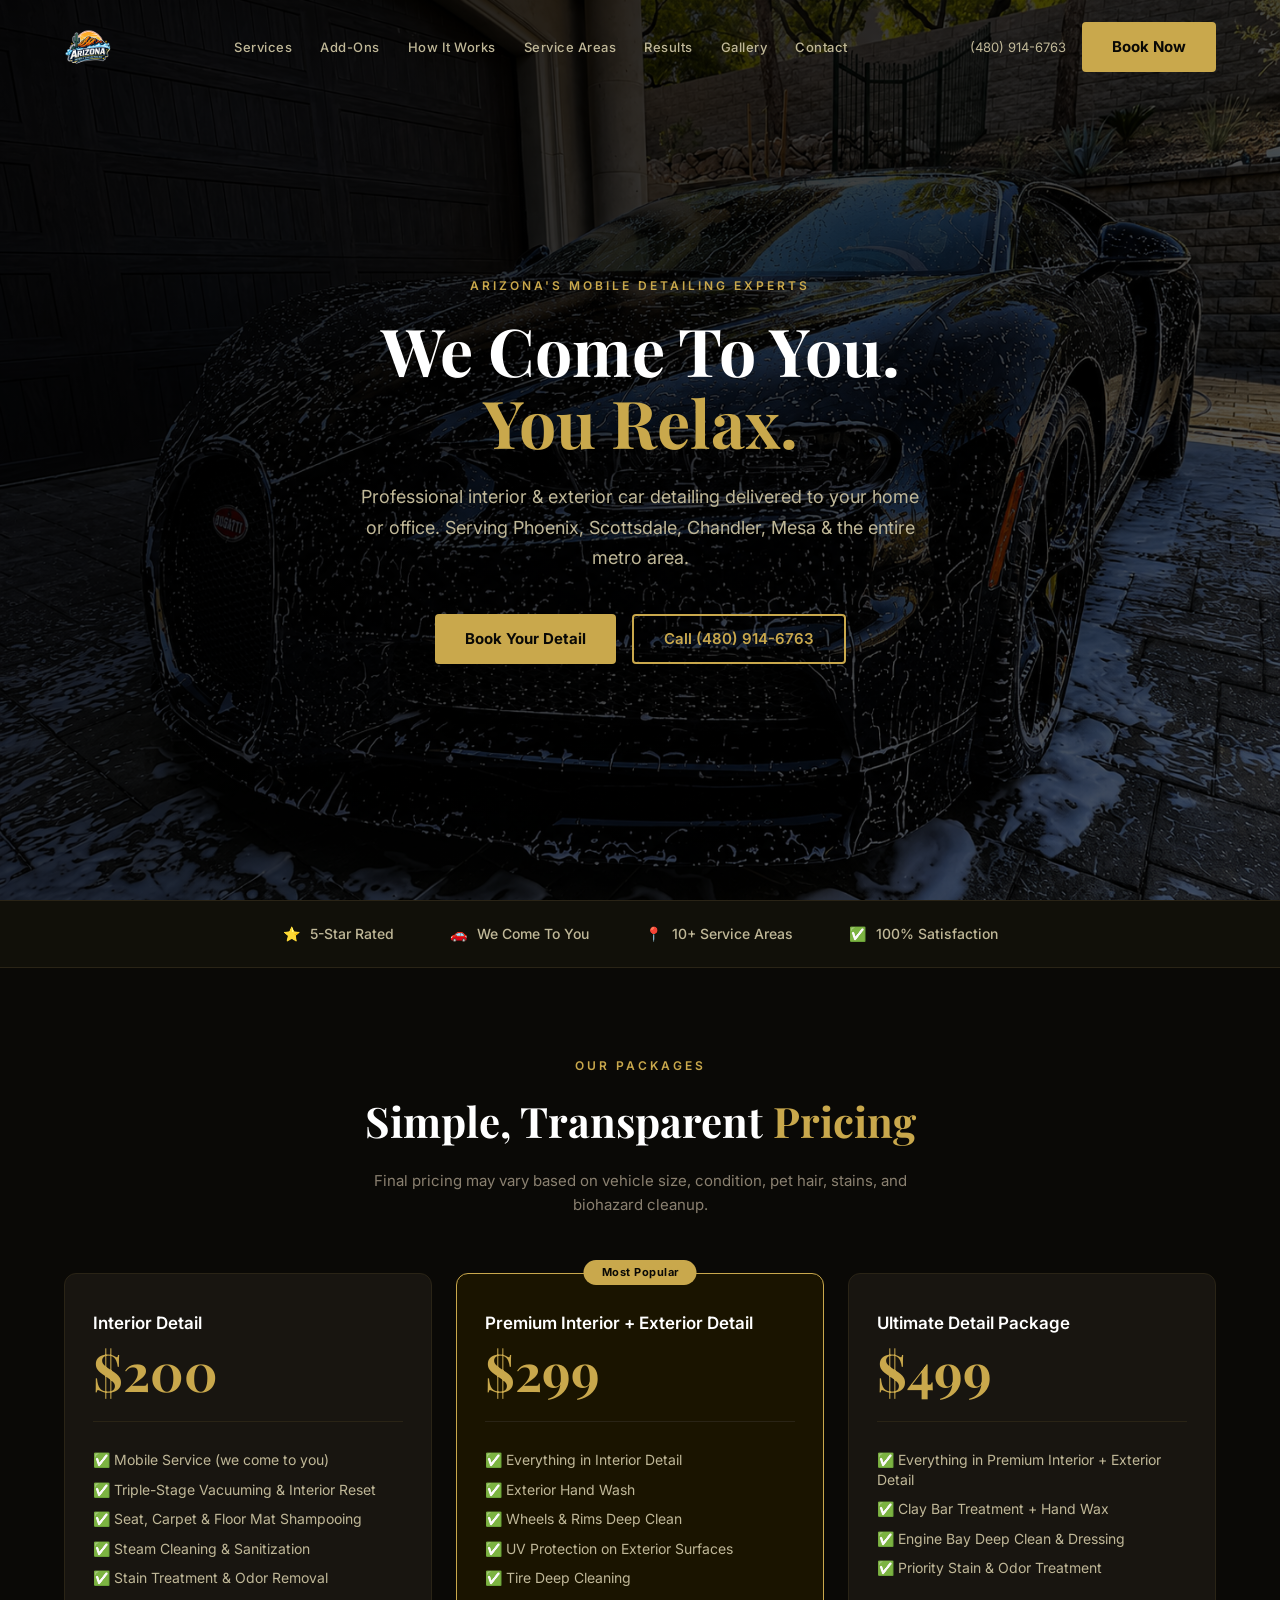
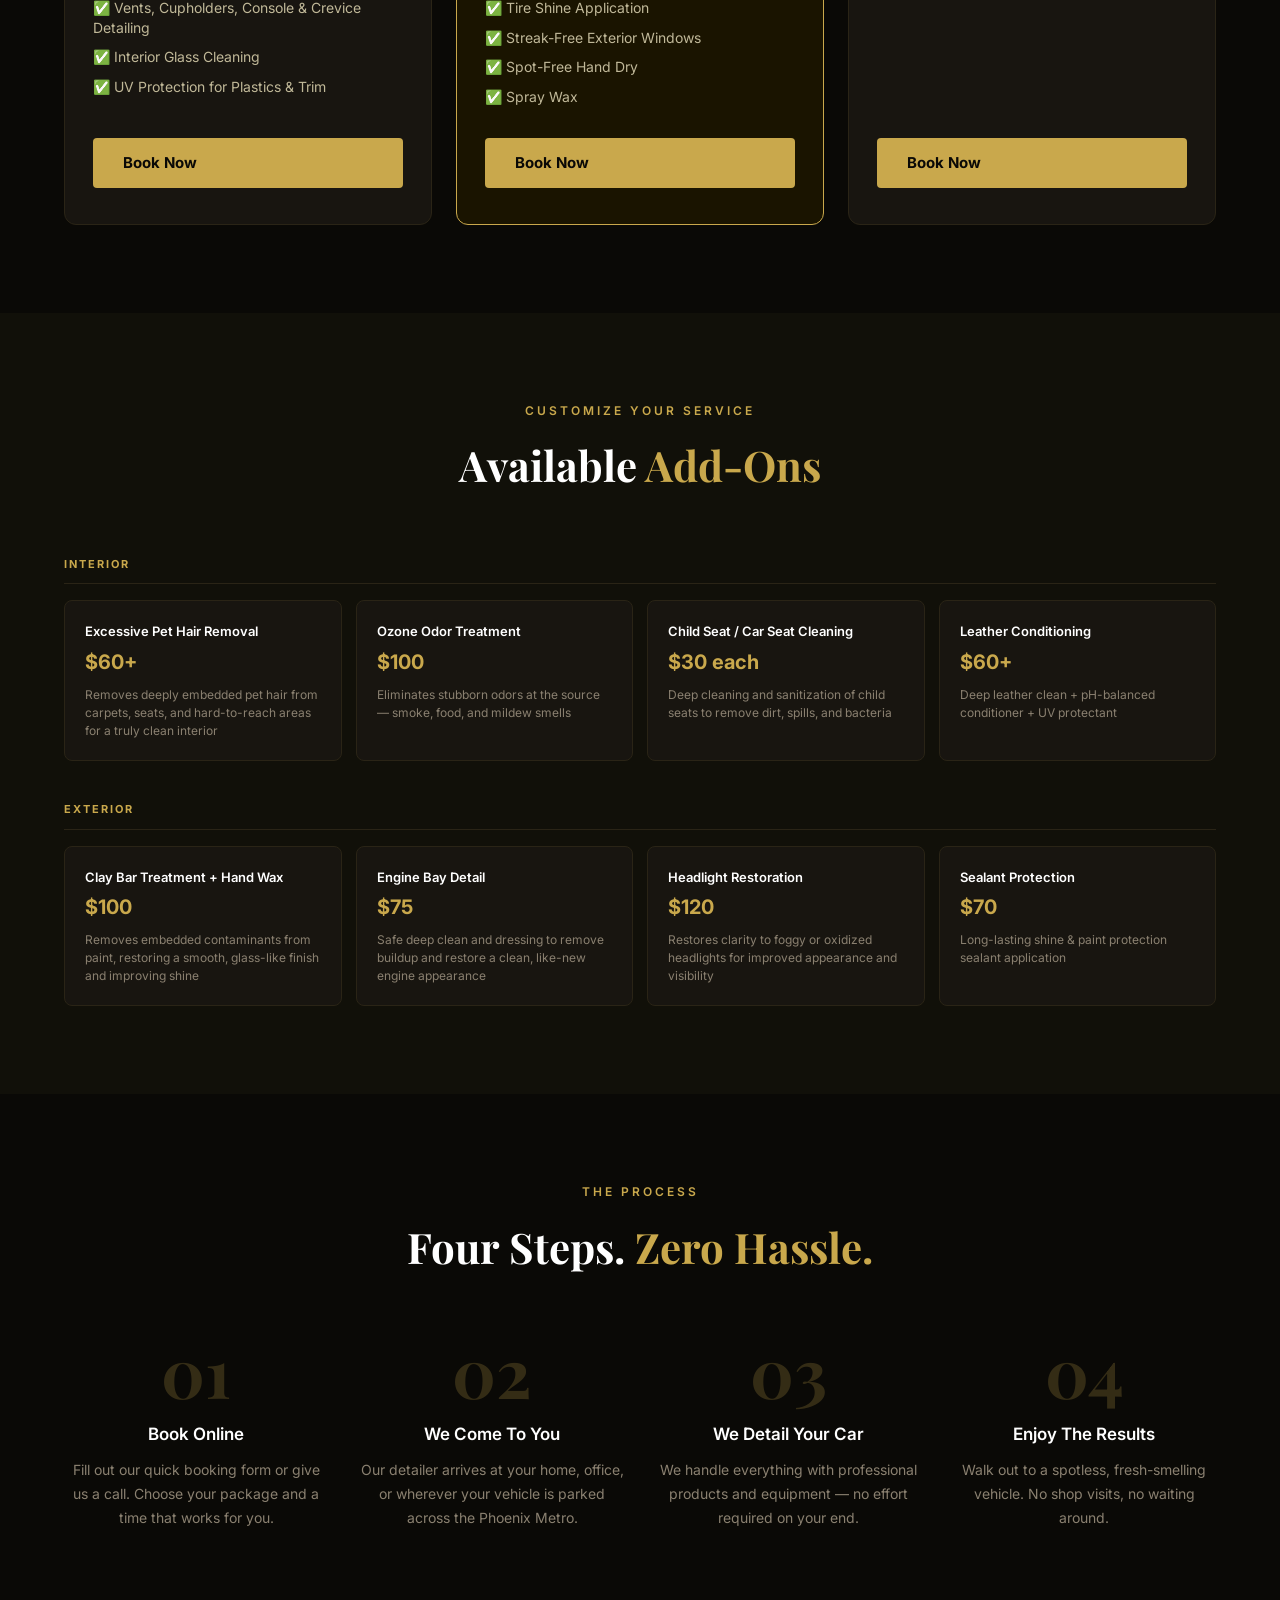
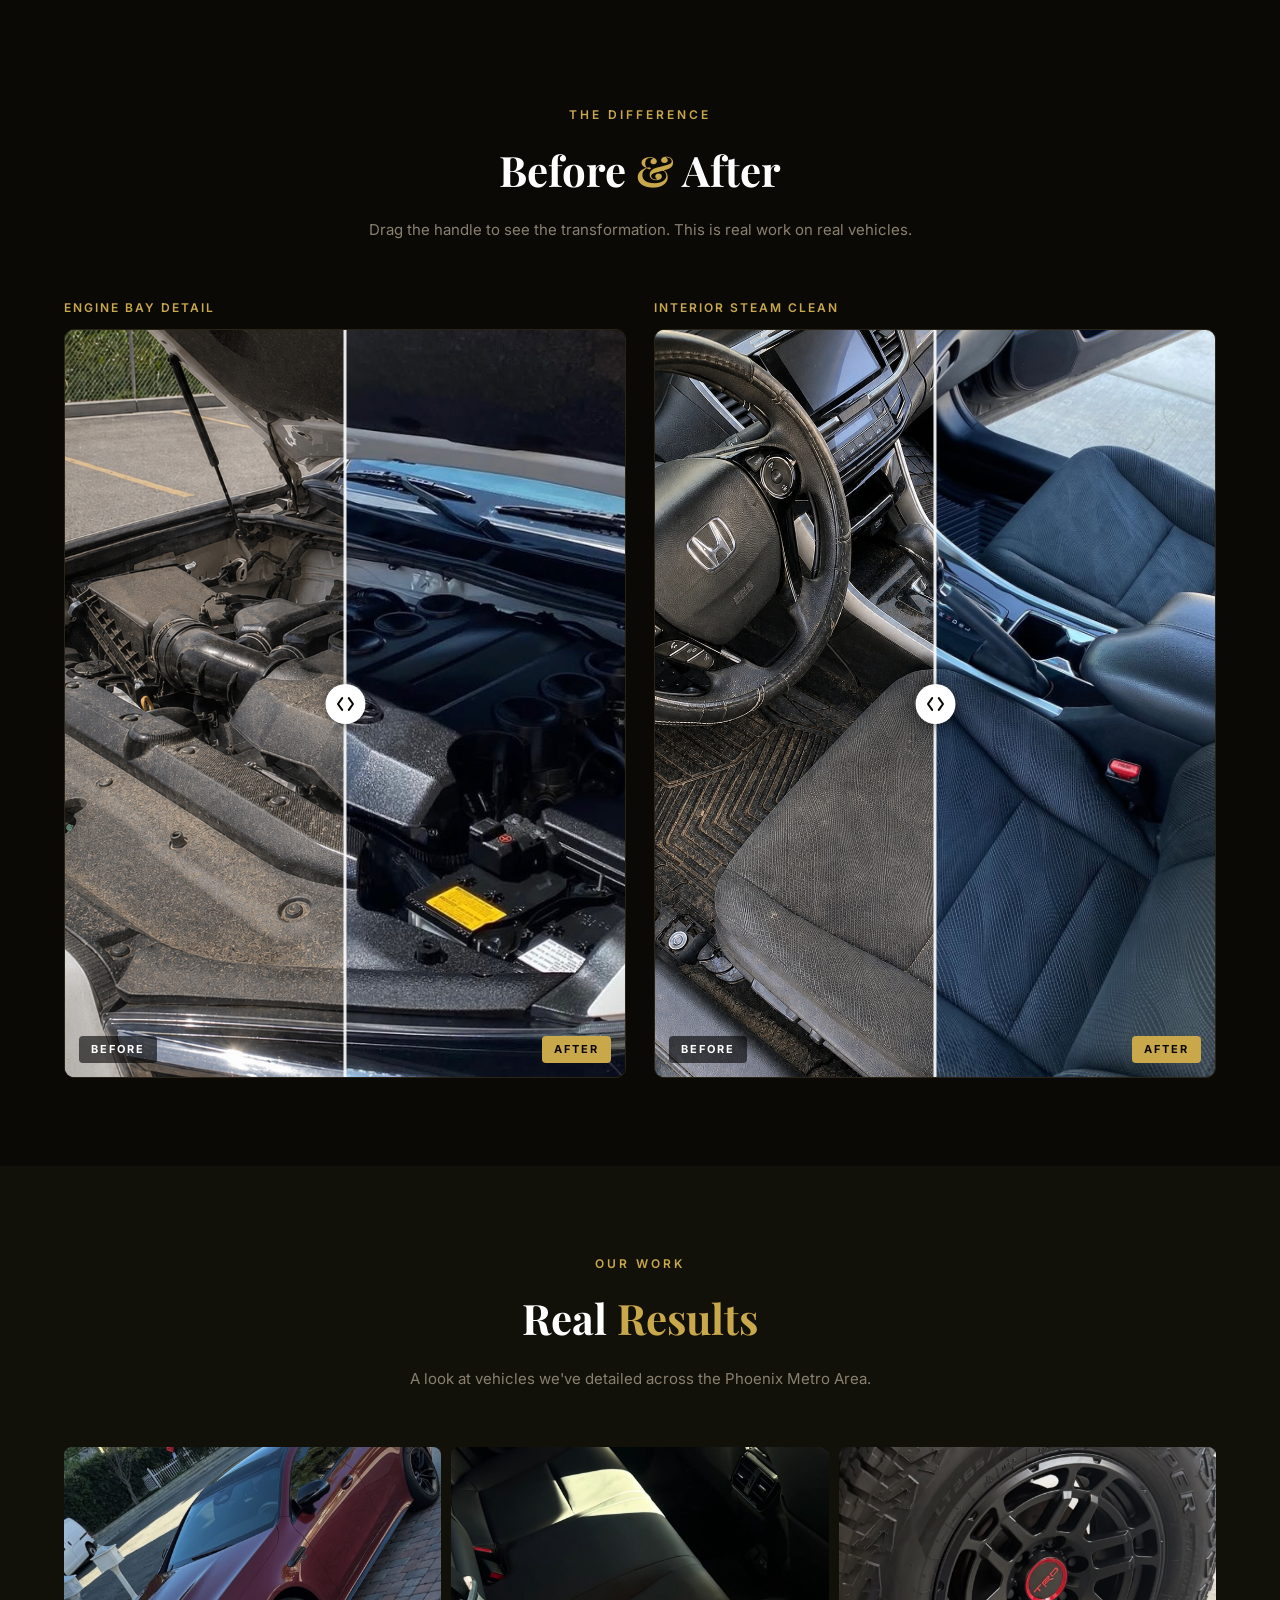
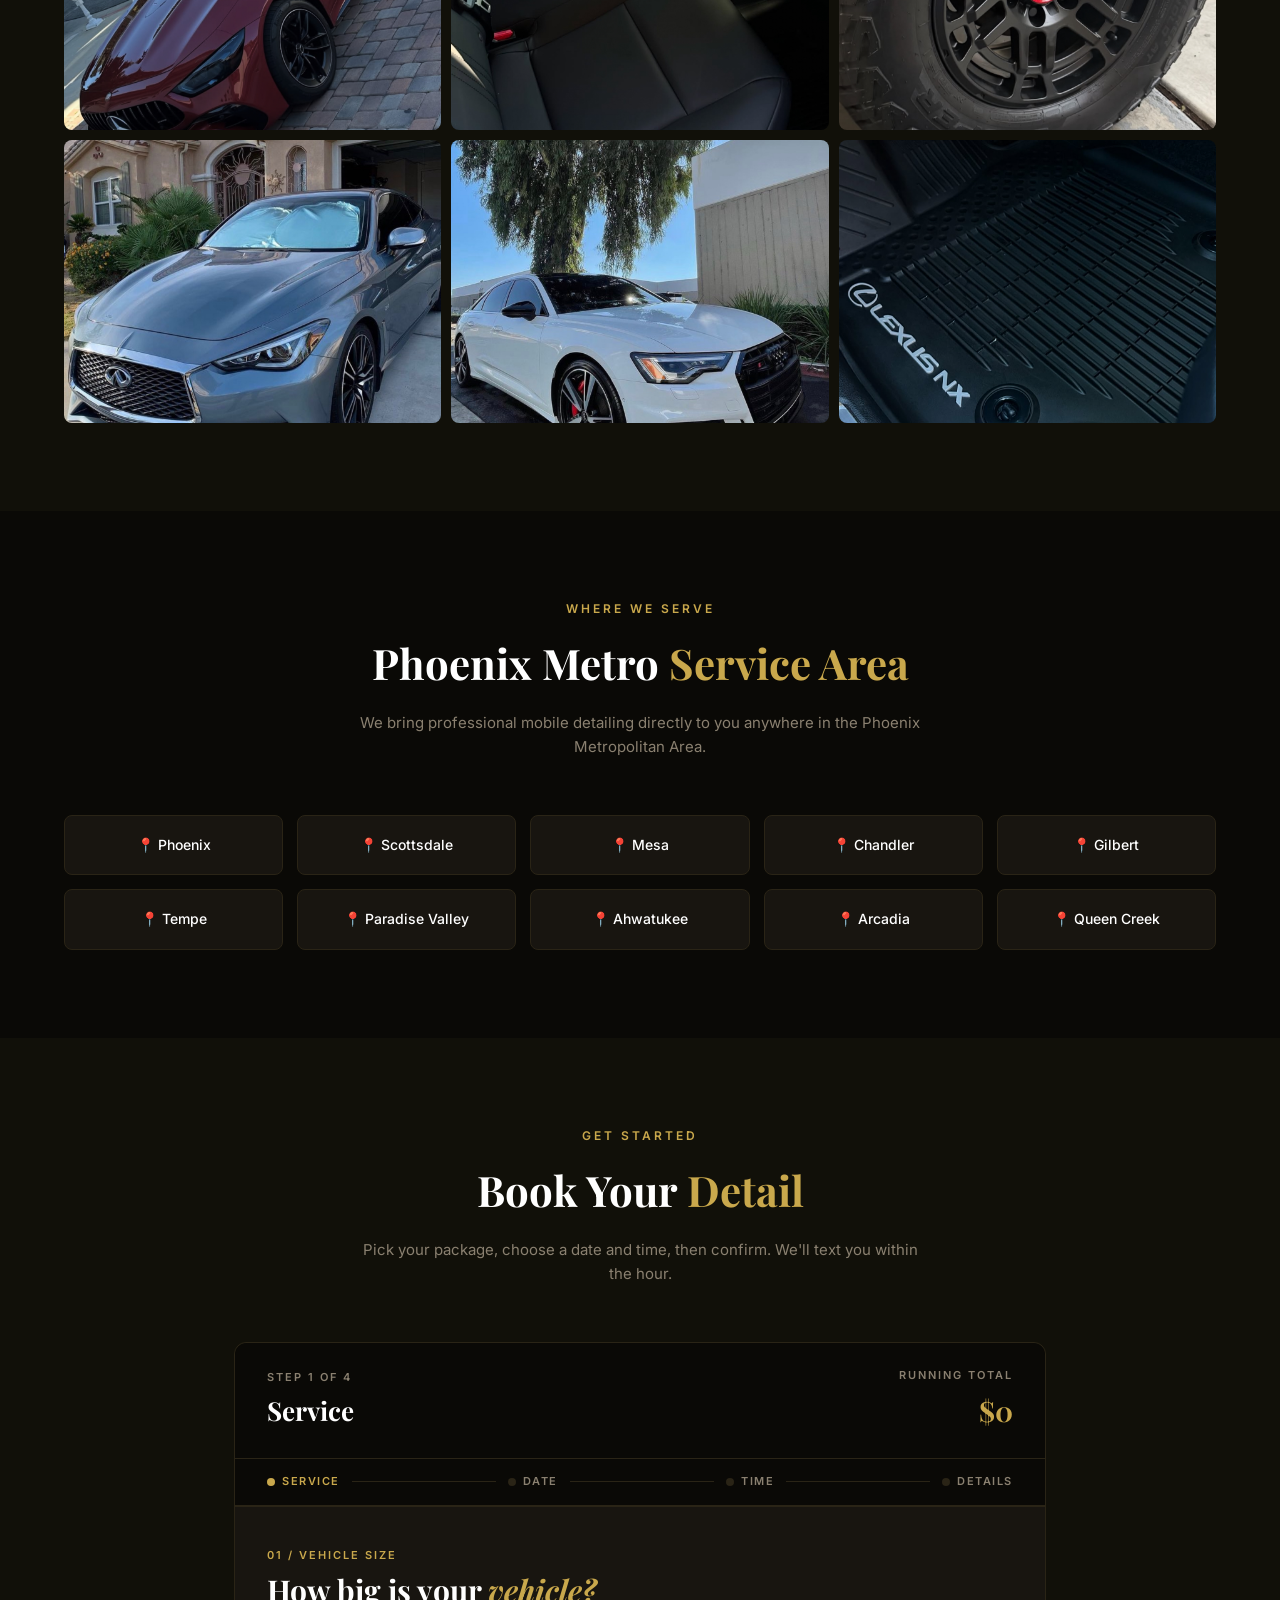
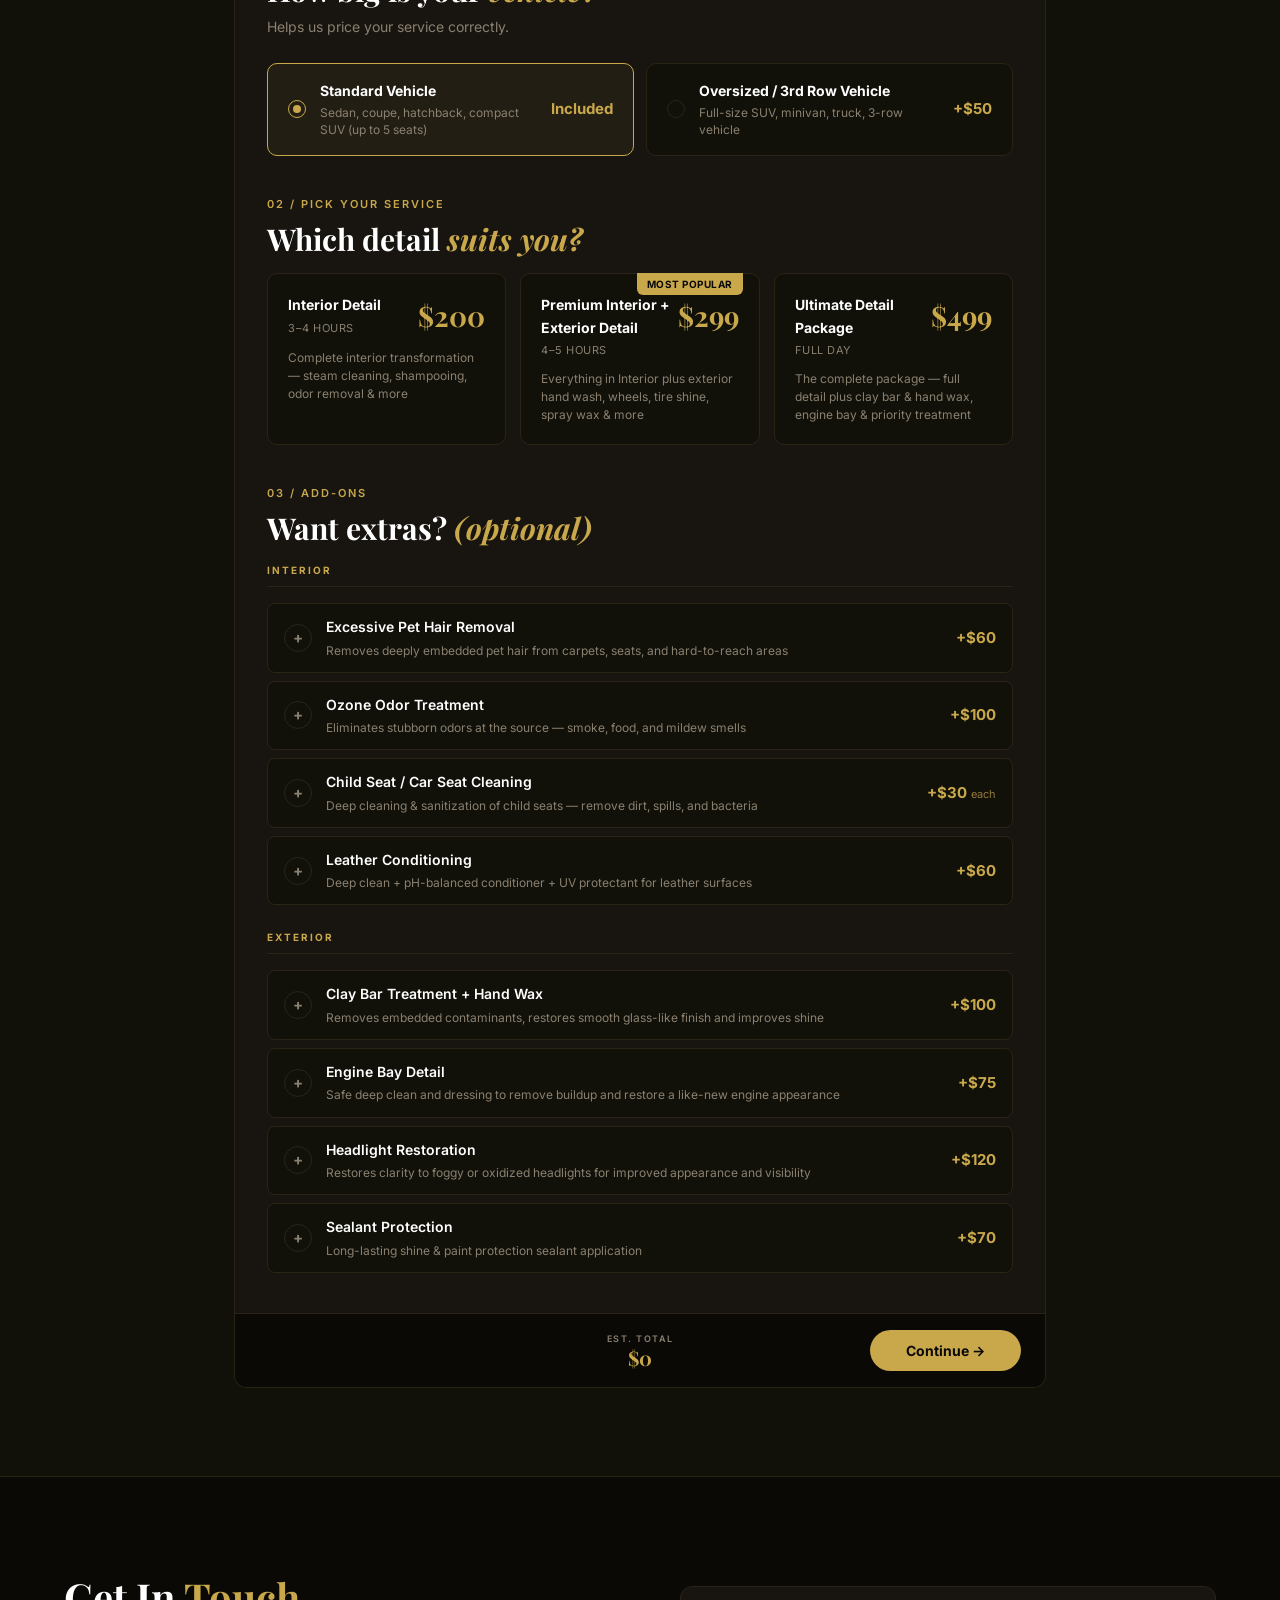
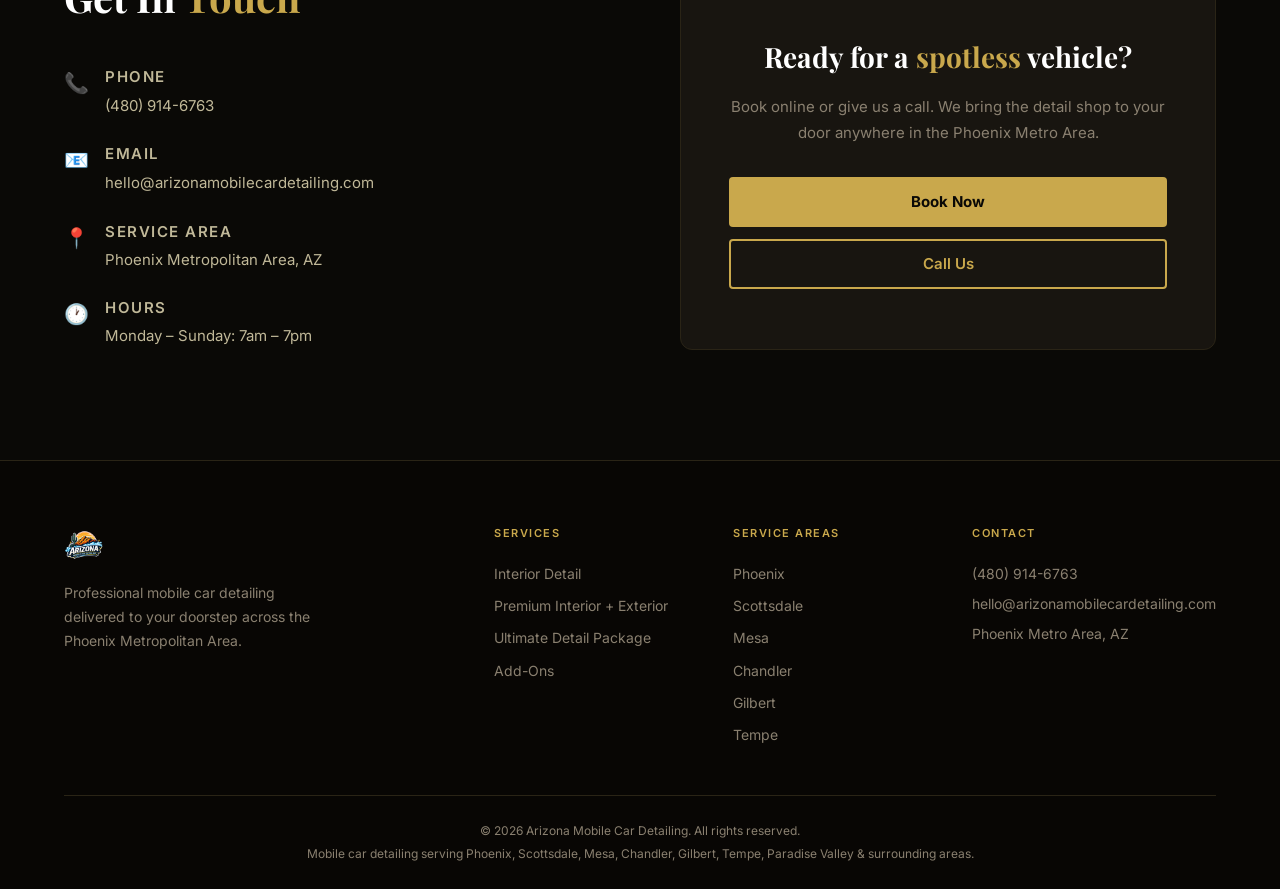
<file: index.html>
<!DOCTYPE html>
<html lang="en">
<head>
  <meta charset="UTF-8">
  <meta name="viewport" content="width=device-width, initial-scale=1.0">
  <title>Arizona Mobile Car Detailing | Phoenix Metro Auto Detailing</title>
  <meta name="description" content="Professional mobile car detailing in Phoenix, Scottsdale, Mesa, Chandler, Gilbert, Tempe & surrounding areas. We come to you. Interior detail starting at $200. Book now.">
  <meta name="keywords" content="mobile car detailing Phoenix, Arizona mobile car detailing, auto detailing Scottsdale, car wash near me Phoenix, interior car cleaning Phoenix AZ, mobile car wash Phoenix, auto detailing near me, car detailing Gilbert, Chandler auto detailing, Mesa car wash, Tempe car detailing, Paradise Valley auto detailing, Ahwatukee car detailing, Queen Creek mobile detailing, Phoenix car cleaning service, vehicle detailing Phoenix Arizona, professional car detailing Phoenix, luxury auto detailing Scottsdale, car interior shampoo Phoenix, steam cleaning car Phoenix, odor removal car Phoenix, pet hair removal car Phoenix, engine bay cleaning Phoenix, headlight restoration Phoenix, clay bar treatment Phoenix, paint sealant Phoenix, mobile detailing service Arizona">

  <link rel="icon" type="image/png" href="logo.png">
  <link rel="apple-touch-icon" href="logo.png">

  <meta property="og:title" content="Arizona Mobile Car Detailing">
  <meta property="og:description" content="Professional mobile car detailing brought to your driveway. Phoenix, Scottsdale, Mesa, Chandler & more. Starting at $200.">
  <meta property="og:type" content="website">
  <meta property="og:url" content="https://arizonamobilecardetailing.com">
  <meta property="og:image" content="https://arizonamobilecardetailing.com/logo.png">
  <meta property="og:image:alt" content="Arizona Mobile Car Detailing">
  <meta property="og:site_name" content="Arizona Mobile Car Detailing">

  <meta name="twitter:card" content="summary">
  <meta name="twitter:title" content="Arizona Mobile Car Detailing">
  <meta name="twitter:description" content="Professional mobile car detailing brought to your driveway. Phoenix Metro Area. Starting at $200.">
  <meta name="twitter:image" content="https://arizonamobilecardetailing.com/logo.png">

  <script type="application/ld+json">
  {
    "@context": "https://schema.org",
    "@type": "LocalBusiness",
    "name": "Arizona Mobile Car Detailing",
    "description": "Professional mobile car detailing service in Phoenix Metro Area. Interior detailing, full detail packages, and add-on services brought directly to your home or office.",
    "url": "https://arizonamobilecardetailing.com",
    "telephone": "+14809146763",
    "email": "hello@arizonamobilecardetailing.com",
    "address": {
      "@type": "PostalAddress",
      "addressLocality": "Phoenix",
      "addressRegion": "AZ",
      "addressCountry": "US"
    },
    "geo": {
      "@type": "GeoCoordinates",
      "latitude": 33.4484,
      "longitude": -112.0740
    },
    "areaServed": ["Phoenix","Scottsdale","Mesa","Chandler","Gilbert","Tempe","Paradise Valley","Ahwatukee","Arcadia","Queen Creek"],
    "priceRange": "$200–$499",
    "openingHours": "Mo-Su 07:00-19:00",
    "serviceType": ["Mobile Car Detailing","Interior Car Cleaning","Exterior Car Detailing","Steam Cleaning","Odor Removal","Pet Hair Removal","Engine Bay Detail","Headlight Restoration"],
    "hasOfferCatalog": {
      "@type": "OfferCatalog",
      "name": "Car Detailing Packages",
      "itemListElement": [
        {"@type":"Offer","name":"Interior Detail","price":"200","priceCurrency":"USD"},
        {"@type":"Offer","name":"Premium Full Detail","price":"299","priceCurrency":"USD"},
        {"@type":"Offer","name":"Ultimate Detail Package","price":"499","priceCurrency":"USD"}
      ]
    },
    "aggregateRating": {
      "@type": "AggregateRating",
      "ratingValue": "5.0",
      "reviewCount": "50"
    }
  }
  </script>

  <link rel="preconnect" href="https://fonts.googleapis.com">
  <link rel="preconnect" href="https://fonts.gstatic.com" crossorigin>
  <link href="https://fonts.googleapis.com/css2?family=Playfair+Display:wght@400;600;700&family=Inter:wght@300;400;500;600&display=swap" rel="stylesheet">
  <link rel="stylesheet" href="styles.css">
</head>
<body>

  <div class="seo-hidden" aria-hidden="true">
    Arizona mobile car detailing Phoenix Scottsdale Mesa Chandler Gilbert Tempe auto detailing
    mobile car wash near me Arizona professional car detailing Phoenix AZ interior cleaning
    steam cleaning pet hair removal odor elimination luxury car detailing clay bar engine bay
    car wash near me Phoenix AZ auto spa detailing service near me Arizona
  </div>

  <nav id="navbar">
    <div class="nav-container">
      <div class="logo">
        <img src="logo.png" alt="Arizona Mobile Car Detailing" class="logo-img">
      </div>
      <ul class="nav-links">
        <li><a href="#services">Services</a></li>
        <li><a href="#addons">Add-Ons</a></li>
        <li><a href="#process">How It Works</a></li>
        <li><a href="#areas">Service Areas</a></li>
        <li><a href="#before-after">Results</a></li>
        <li><a href="#gallery">Gallery</a></li>
        <li><a href="#contact">Contact</a></li>
      </ul>
      <div class="nav-right">
        <a href="tel:4809146763" class="nav-phone">(480) 914-6763</a>
        <a href="#booking" class="btn-gold">Book Now</a>
      </div>
      <button class="mobile-menu-btn" id="menuBtn">&#9776;</button>
    </div>
    <div class="mobile-menu" id="mobileMenu">
      <ul>
        <li><a href="#services" onclick="closeMobileMenu()">Services</a></li>
        <li><a href="#addons" onclick="closeMobileMenu()">Add-Ons</a></li>
        <li><a href="#process" onclick="closeMobileMenu()">How It Works</a></li>
        <li><a href="#areas" onclick="closeMobileMenu()">Service Areas</a></li>
        <li><a href="#before-after" onclick="closeMobileMenu()">Results</a></li>
        <li><a href="#gallery" onclick="closeMobileMenu()">Gallery</a></li>
        <li><a href="#contact" onclick="closeMobileMenu()">Contact</a></li>
        <li><a href="#booking" class="btn-gold" onclick="closeMobileMenu()">Book Now</a></li>
      </ul>
    </div>
  </nav>

  <a href="#booking" class="sticky-book btn-gold" id="stickyBook">Book Now</a>

  <section id="hero">
    <div class="hero-overlay"></div>
    <div class="hero-content">
      <p class="hero-tag">Arizona's Mobile Detailing Experts</p>
      <h1>We Come To You.<br><span class="gold">You Relax.</span></h1>
      <p class="hero-sub">Professional interior & exterior car detailing delivered to your home or office. Serving Phoenix, Scottsdale, Chandler, Mesa & the entire metro area.</p>
      <div class="hero-ctas">
        <a href="#booking" class="btn-gold">Book Your Detail</a>
        <a href="tel:4809146763" class="btn-outline">Call (480) 914-6763</a>
      </div>
    </div>
  </section>

  <div class="stats-bar">
    <div class="stat"><span>⭐</span><span>5-Star Rated</span></div>
    <div class="stat"><span>🚗</span><span>We Come To You</span></div>
    <div class="stat"><span>📍</span><span>10+ Service Areas</span></div>
    <div class="stat"><span>✅</span><span>100% Satisfaction</span></div>
  </div>

  <section id="services">
    <div class="container">
      <div class="section-header">
        <p class="section-tag">Our Packages</p>
        <h2>Simple, Transparent <span class="gold">Pricing</span></h2>
        <p class="section-sub">Final pricing may vary based on vehicle size, condition, pet hair, stains, and biohazard cleanup.</p>
      </div>
      <div class="packages-grid">

        <div class="package-card">
          <div class="pkg-header">
            <p class="pkg-name">Interior Detail</p>
            <p class="pkg-price">$200</p>
          </div>
          <ul class="pkg-features">
            <li>✅ Mobile Service (we come to you)</li>
            <li>✅ Triple-Stage Vacuuming & Interior Reset</li>
            <li>✅ Seat, Carpet & Floor Mat Shampooing</li>
            <li>✅ Steam Cleaning & Sanitization</li>
            <li>✅ Stain Treatment & Odor Removal</li>
            <li>✅ Vents, Cupholders, Console & Crevice Detailing</li>
            <li>✅ Interior Glass Cleaning</li>
            <li>✅ UV Protection for Plastics & Trim</li>
          </ul>
          <a href="#booking" class="btn-gold">Book Now</a>
        </div>

        <div class="package-card featured">
          <div class="popular-badge">Most Popular</div>
          <div class="pkg-header">
            <p class="pkg-name">Premium Interior + Exterior Detail</p>
            <p class="pkg-price">$299</p>
          </div>
          <ul class="pkg-features">
            <li>✅ Everything in Interior Detail</li>
            <li>✅ Exterior Hand Wash</li>
            <li>✅ Wheels & Rims Deep Clean</li>
            <li>✅ UV Protection on Exterior Surfaces</li>
            <li>✅ Tire Deep Cleaning</li>
            <li>✅ Tire Shine Application</li>
            <li>✅ Streak-Free Exterior Windows</li>
            <li>✅ Spot-Free Hand Dry</li>
            <li>✅ Spray Wax</li>
          </ul>
          <a href="#booking" class="btn-gold">Book Now</a>
        </div>

        <div class="package-card">
          <div class="pkg-header">
            <p class="pkg-name">Ultimate Detail Package</p>
            <p class="pkg-price">$499</p>
          </div>
          <ul class="pkg-features">
            <li>✅ Everything in Premium Interior + Exterior Detail</li>
            <li>✅ Clay Bar Treatment + Hand Wax</li>
            <li>✅ Engine Bay Deep Clean & Dressing</li>
            <li>✅ Priority Stain & Odor Treatment</li>
          </ul>
          <a href="#booking" class="btn-gold">Book Now</a>
        </div>

      </div>
    </div>
  </section>

  <section id="addons">
    <div class="container">
      <div class="section-header">
        <p class="section-tag">Customize Your Service</p>
        <h2>Available <span class="gold">Add-Ons</span></h2>
      </div>

      <div class="addons-category">
        <p class="addons-cat-label">Interior</p>
        <div class="addons-grid">
          <div class="addon-card">
            <p class="addon-name">Excessive Pet Hair Removal</p>
            <p class="addon-price">$60+</p>
            <p class="addon-desc">Removes deeply embedded pet hair from carpets, seats, and hard-to-reach areas for a truly clean interior</p>
          </div>
          <div class="addon-card">
            <p class="addon-name">Ozone Odor Treatment</p>
            <p class="addon-price">$100</p>
            <p class="addon-desc">Eliminates stubborn odors at the source — smoke, food, and mildew smells</p>
          </div>
          <div class="addon-card">
            <p class="addon-name">Child Seat / Car Seat Cleaning</p>
            <p class="addon-price">$30 each</p>
            <p class="addon-desc">Deep cleaning and sanitization of child seats to remove dirt, spills, and bacteria</p>
          </div>
          <div class="addon-card">
            <p class="addon-name">Leather Conditioning</p>
            <p class="addon-price">$60+</p>
            <p class="addon-desc">Deep leather clean + pH-balanced conditioner + UV protectant</p>
          </div>
        </div>
      </div>

      <div class="addons-category">
        <p class="addons-cat-label">Exterior</p>
        <div class="addons-grid">
          <div class="addon-card">
            <p class="addon-name">Clay Bar Treatment + Hand Wax</p>
            <p class="addon-price">$100</p>
            <p class="addon-desc">Removes embedded contaminants from paint, restoring a smooth, glass-like finish and improving shine</p>
          </div>
          <div class="addon-card">
            <p class="addon-name">Engine Bay Detail</p>
            <p class="addon-price">$75</p>
            <p class="addon-desc">Safe deep clean and dressing to remove buildup and restore a clean, like-new engine appearance</p>
          </div>
          <div class="addon-card">
            <p class="addon-name">Headlight Restoration</p>
            <p class="addon-price">$120</p>
            <p class="addon-desc">Restores clarity to foggy or oxidized headlights for improved appearance and visibility</p>
          </div>
          <div class="addon-card">
            <p class="addon-name">Sealant Protection</p>
            <p class="addon-price">$70</p>
            <p class="addon-desc">Long-lasting shine & paint protection sealant application</p>
          </div>
        </div>
      </div>
    </div>
  </section>

  <section id="process">
    <div class="container">
      <div class="section-header">
        <p class="section-tag">The Process</p>
        <h2>Four Steps. <span class="gold">Zero Hassle.</span></h2>
      </div>
      <div class="steps-grid">
        <div class="step">
          <div class="step-num">01</div>
          <h3>Book Online</h3>
          <p>Fill out our quick booking form or give us a call. Choose your package and a time that works for you.</p>
        </div>
        <div class="step">
          <div class="step-num">02</div>
          <h3>We Come To You</h3>
          <p>Our detailer arrives at your home, office, or wherever your vehicle is parked across the Phoenix Metro.</p>
        </div>
        <div class="step">
          <div class="step-num">03</div>
          <h3>We Detail Your Car</h3>
          <p>We handle everything with professional products and equipment — no effort required on your end.</p>
        </div>
        <div class="step">
          <div class="step-num">04</div>
          <h3>Enjoy The Results</h3>
          <p>Walk out to a spotless, fresh-smelling vehicle. No shop visits, no waiting around.</p>
        </div>
      </div>
    </div>
  </section>

  <section id="before-after">
    <div class="container">
      <div class="section-header">
        <p class="section-tag">The Difference</p>
        <h2>Before <span class="gold">&</span> After</h2>
        <p class="section-sub">Drag the handle to see the transformation. This is real work on real vehicles.</p>
      </div>
      <div class="ba-grid">
        <div class="ba-card">
          <p class="ba-card-label">Engine Bay Detail</p>
          <div class="ba-slider" data-slider>
            <img class="ba-after" src="photos/after2.jpeg" alt="Engine bay after professional detailing Arizona">
            <img class="ba-before" src="photos/before2.png" alt="Engine bay before detailing Arizona">
            <div class="ba-handle">
              <div class="ba-handle-btn">
                <svg width="20" height="20" viewBox="0 0 24 24" fill="none"><path d="M8 5L3 12L8 19M16 5L21 12L16 19" stroke="currentColor" stroke-width="2.5" stroke-linecap="round" stroke-linejoin="round"/></svg>
              </div>
            </div>
            <span class="ba-tag before">BEFORE</span>
            <span class="ba-tag after">AFTER</span>
          </div>
        </div>
        <div class="ba-card">
          <p class="ba-card-label">Interior Steam Clean</p>
          <div class="ba-slider" data-slider>
            <img class="ba-after" src="photos/after1.jpg" alt="Car interior after professional detailing Phoenix AZ">
            <img class="ba-before" src="photos/before1.png" alt="Car interior before detailing Phoenix AZ">
            <div class="ba-handle">
              <div class="ba-handle-btn">
                <svg width="20" height="20" viewBox="0 0 24 24" fill="none"><path d="M8 5L3 12L8 19M16 5L21 12L16 19" stroke="currentColor" stroke-width="2.5" stroke-linecap="round" stroke-linejoin="round"/></svg>
              </div>
            </div>
            <span class="ba-tag before">BEFORE</span>
            <span class="ba-tag after">AFTER</span>
          </div>
        </div>
      </div>
    </div>
  </section>

  <section id="gallery">
    <div class="container">
      <div class="section-header">
        <p class="section-tag">Our Work</p>
        <h2>Real <span class="gold">Results</span></h2>
        <p class="section-sub">A look at vehicles we've detailed across the Phoenix Metro Area.</p>
      </div>
      <div class="gallery-grid">
        <div class="gallery-item"><img src="photos/IMG_9531.jpg" alt="Luxury exterior detail Phoenix AZ"></div>
        <div class="gallery-item"><img src="photos/IMG_9526.jpg" alt="Interior leather detail Scottsdale AZ"></div>
        <div class="gallery-item"><img src="photos/IMG_9527.jpg" alt="Wheel and tire detail Phoenix AZ"></div>
        <div class="gallery-item"><img src="photos/IMG_9539.jpg" alt="Exterior mobile detail Chandler AZ"></div>
        <div class="gallery-item"><img src="photos/IMG_9541.jpg" alt="Full detail exterior Mesa AZ"></div>
        <div class="gallery-item"><img src="photos/IMG_9524.jpg" alt="Interior floor mat detail Gilbert AZ"></div>
      </div>
    </div>
  </section>

  <section id="areas">
    <div class="container">
      <div class="section-header">
        <p class="section-tag">Where We Serve</p>
        <h2>Phoenix Metro <span class="gold">Service Area</span></h2>
        <p class="section-sub">We bring professional mobile detailing directly to you anywhere in the Phoenix Metropolitan Area.</p>
      </div>
      <div class="areas-grid">
        <div class="area-item">📍 Phoenix</div>
        <div class="area-item">📍 Scottsdale</div>
        <div class="area-item">📍 Mesa</div>
        <div class="area-item">📍 Chandler</div>
        <div class="area-item">📍 Gilbert</div>
        <div class="area-item">📍 Tempe</div>
        <div class="area-item">📍 Paradise Valley</div>
        <div class="area-item">📍 Ahwatukee</div>
        <div class="area-item">📍 Arcadia</div>
        <div class="area-item">📍 Queen Creek</div>
      </div>
    </div>
  </section>

  <section id="booking">
    <div class="container">
      <div class="section-header">
        <p class="section-tag">Get Started</p>
        <h2>Book Your <span class="gold">Detail</span></h2>
        <p class="section-sub">Pick your package, choose a date and time, then confirm. We'll text you within the hour.</p>
      </div>
      <div class="wiz-wrap">
        <div class="wiz-header">
          <div class="wiz-header-left">
            <p class="wiz-step-num">STEP <span id="wizStepNum">1</span> OF 4</p>
            <p class="wiz-step-name" id="wizStepName">Service</p>
          </div>
          <div class="wiz-header-right">
            <p class="wiz-total-label">RUNNING TOTAL</p>
            <p class="wiz-total-val" id="wizTotal">$0</p>
          </div>
        </div>
        <div class="wiz-progress">
          <div class="wiz-prog-item active" data-step="1"><span class="wiz-dot"></span><span class="wiz-prog-label">SERVICE</span></div>
          <div class="wiz-prog-line"></div>
          <div class="wiz-prog-item" data-step="2"><span class="wiz-dot"></span><span class="wiz-prog-label">DATE</span></div>
          <div class="wiz-prog-line"></div>
          <div class="wiz-prog-item" data-step="3"><span class="wiz-dot"></span><span class="wiz-prog-label">TIME</span></div>
          <div class="wiz-prog-line"></div>
          <div class="wiz-prog-item" data-step="4"><span class="wiz-dot"></span><span class="wiz-prog-label">DETAILS</span></div>
        </div>
        <div class="wiz-body" id="wizBody"></div>
        <div class="wiz-footer">
          <button class="wiz-btn-back" id="wizBack">← Back</button>
          <div class="wiz-footer-subtotal">
            <p class="wiz-footer-subtotal-label">EST. TOTAL</p>
            <p class="wiz-footer-subtotal-val" id="wizFooterTotal">$0</p>
          </div>
          <button class="wiz-btn-next" id="wizNext">Continue →</button>
        </div>
      </div>
    </div>

    <form name="bookings" data-netlify="true" data-netlify-honeypot="bot-field" hidden>
      <input type="hidden" name="form-name" value="bookings">
      <input type="hidden" name="company">
      <input type="hidden" name="name">
      <input type="hidden" name="phone">
      <input type="hidden" name="email">
      <input type="hidden" name="service">
      <input type="hidden" name="vehicle_size">
      <input type="hidden" name="vehicle">
      <input type="hidden" name="addons">
      <input type="hidden" name="date">
      <input type="hidden" name="time">
      <input type="hidden" name="location">
      <input type="hidden" name="notes">
      <input type="hidden" name="estimated_total">
    </form>
  </section>

  <section id="contact">
    <div class="container">
      <div class="contact-grid">
        <div class="contact-info">
          <h2>Get In <span class="gold">Touch</span></h2>
          <div class="contact-item">
            <span>📞</span>
            <div>
              <p class="contact-label">Phone</p>
              <a href="tel:4809146763">(480) 914-6763</a>
            </div>
          </div>
          <div class="contact-item">
            <span>📧</span>
            <div>
              <p class="contact-label">Email</p>
              <a href="mailto:hello@arizonamobilecardetailing.com">hello@arizonamobilecardetailing.com</a>
            </div>
          </div>
          <div class="contact-item">
            <span>📍</span>
            <div>
              <p class="contact-label">Service Area</p>
              <p>Phoenix Metropolitan Area, AZ</p>
            </div>
          </div>
          <div class="contact-item">
            <span>🕐</span>
            <div>
              <p class="contact-label">Hours</p>
              <p>Monday – Sunday: 7am – 7pm</p>
            </div>
          </div>
        </div>
        <div class="contact-cta-box">
          <h3>Ready for a <span class="gold">spotless</span> vehicle?</h3>
          <p>Book online or give us a call. We bring the detail shop to your door anywhere in the Phoenix Metro Area.</p>
          <a href="#booking" class="btn-gold">Book Now</a>
          <a href="tel:4809146763" class="btn-outline">Call Us</a>
        </div>
      </div>
    </div>
  </section>

  <footer>
    <div class="container">
      <div class="footer-grid">
        <div class="footer-brand">
          <div class="logo">
            <img src="logo.png" alt="Arizona Mobile Car Detailing" class="logo-img">
          </div>
          <p>Professional mobile car detailing delivered to your doorstep across the Phoenix Metropolitan Area.</p>
        </div>
        <div class="footer-links">
          <h4>Services</h4>
          <ul>
            <li><a href="#services">Interior Detail</a></li>
            <li><a href="#services">Premium Interior + Exterior</a></li>
            <li><a href="#services">Ultimate Detail Package</a></li>
            <li><a href="#addons">Add-Ons</a></li>
          </ul>
        </div>
        <div class="footer-links">
          <h4>Service Areas</h4>
          <ul>
            <li>Phoenix</li>
            <li>Scottsdale</li>
            <li>Mesa</li>
            <li>Chandler</li>
            <li>Gilbert</li>
            <li>Tempe</li>
          </ul>
        </div>
        <div class="footer-contact">
          <h4>Contact</h4>
          <a href="tel:4809146763">(480) 914-6763</a>
          <a href="mailto:hello@arizonamobilecardetailing.com">hello@arizonamobilecardetailing.com</a>
          <p>Phoenix Metro Area, AZ</p>
        </div>
      </div>
      <div class="footer-bottom">
        <p>&copy; <span id="year"></span> Arizona Mobile Car Detailing. All rights reserved.</p>
        <p>Mobile car detailing serving Phoenix, Scottsdale, Mesa, Chandler, Gilbert, Tempe, Paradise Valley & surrounding areas.</p>
      </div>
    </div>
  </footer>

  <script src="script.js"></script>
</body>
</html>
</file>
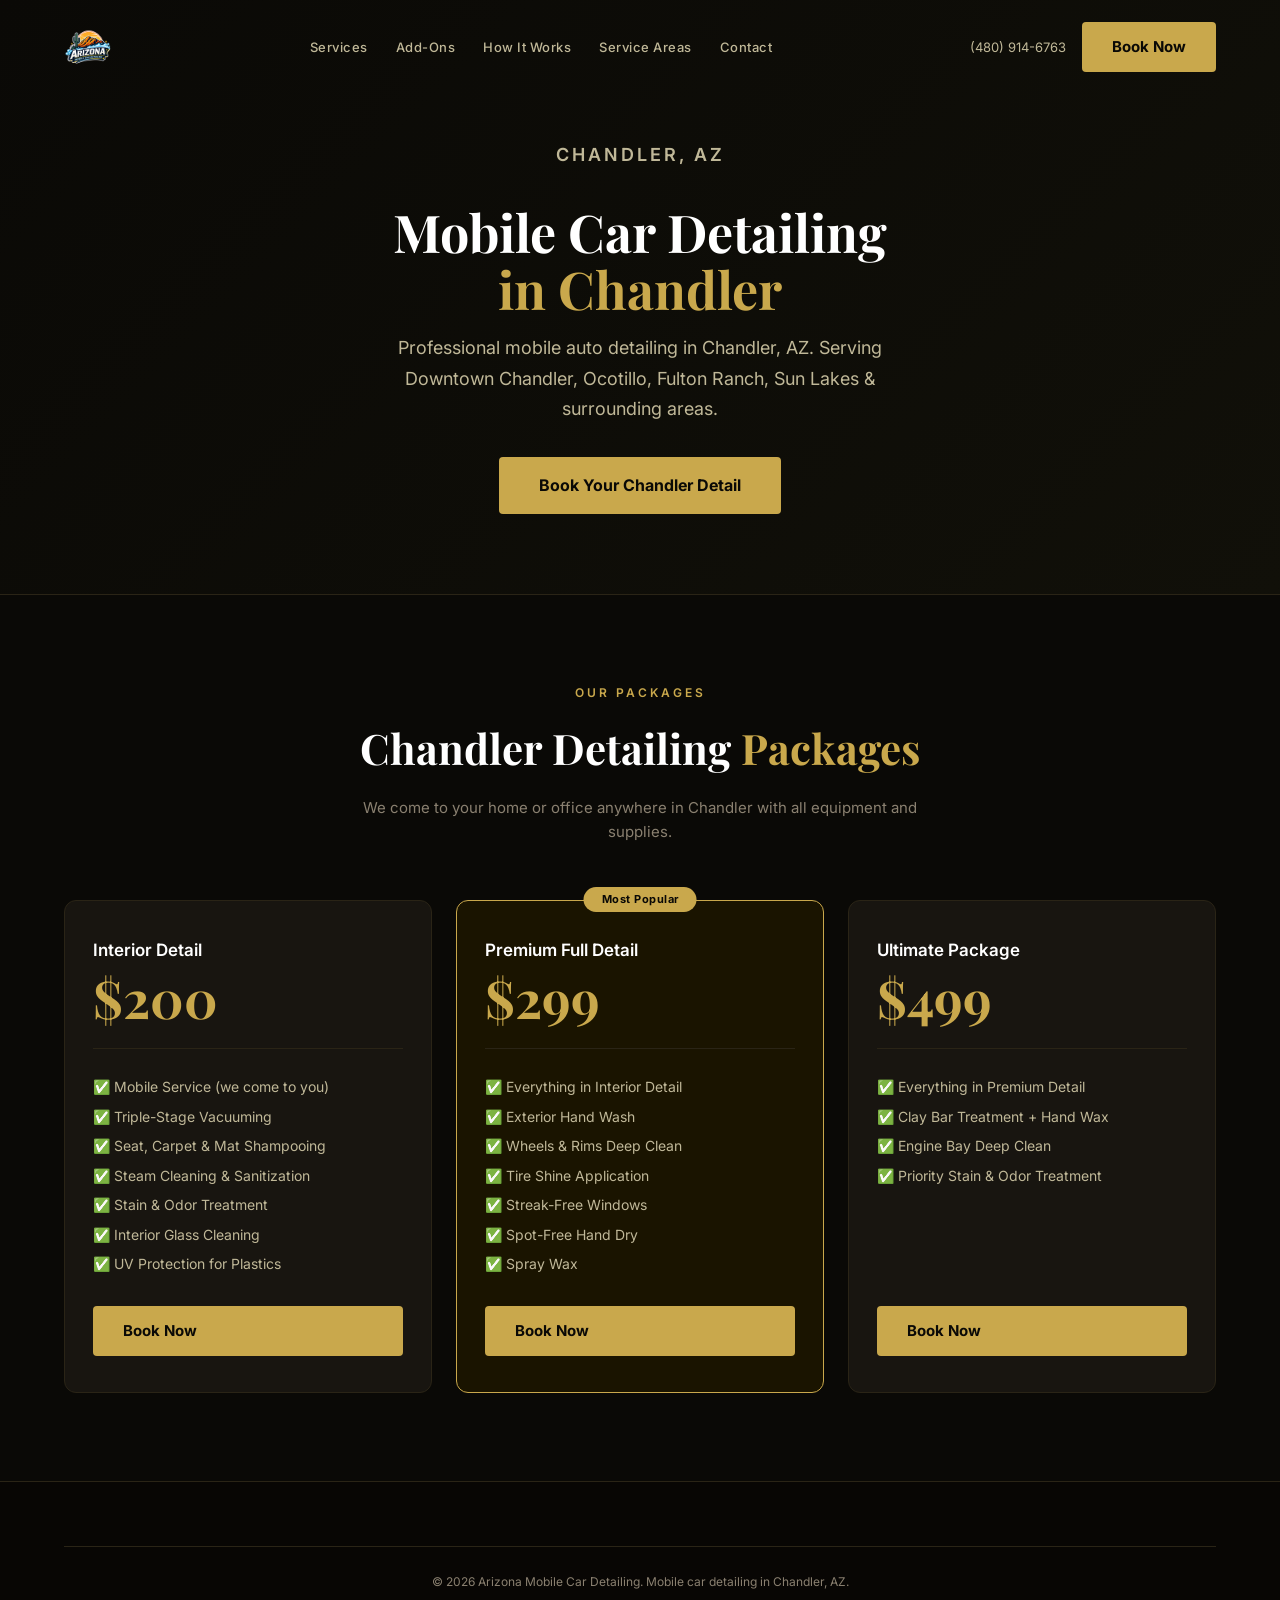
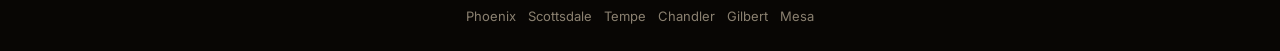
<file: chandler.html>
<!DOCTYPE html>
<html lang="en">
<head>
  <meta charset="UTF-8">
  <meta name="viewport" content="width=device-width, initial-scale=1.0">
  <title>Mobile Car Detailing Chandler AZ | Arizona Mobile Car Detailing</title>
  <meta name="description" content="Professional mobile car detailing in Chandler, AZ. We come to your home or office in Downtown Chandler, Ocotillo & Fulton Ranch. From $200. Book now.">
  <link rel="canonical" href="https://arizonamobilecardetailing.com/chandler">
  <link rel="icon" type="image/png" href="logo.png">
  <script type="application/ld+json">
  {
    "@context": "https://schema.org",
    "@type": "LocalBusiness",
    "name": "Arizona Mobile Car Detailing",
    "description": "Professional mobile car detailing in Chandler, AZ. We come to you.",
    "url": "https://arizonamobilecardetailing.com/chandler",
    "telephone": "+14809146763",
    "email": "hello@arizonamobilecardetailing.com",
    "address": { "@type": "PostalAddress", "addressLocality": "Chandler", "addressRegion": "AZ", "addressCountry": "US" },
    "areaServed": "Chandler",
    "priceRange": "$200–$499",
    "openingHours": "Mo-Su 07:00-19:00"
  }
  </script>
  <link rel="preconnect" href="https://fonts.googleapis.com">
  <link rel="preconnect" href="https://fonts.gstatic.com" crossorigin>
  <link href="https://fonts.googleapis.com/css2?family=Playfair+Display:wght@400;600;700&family=Inter:wght@300;400;500;600&display=swap" rel="stylesheet">
  <link rel="stylesheet" href="styles.css">
  <style>
    .city-hero { background: linear-gradient(135deg, var(--black) 0%, var(--dark) 100%); padding: 140px 24px 80px; text-align: center; border-bottom: 1px solid var(--border); }
    .city-hero h1 { font-family: var(--serif); font-size: 52px; font-weight: 700; margin-bottom: 16px; line-height: 1.1; }
    .city-hero p { color: var(--lt-gray); font-size: 18px; max-width: 560px; margin: 0 auto 32px; line-height: 1.7; }
    .city-footer-links { display: flex; flex-wrap: wrap; gap: 12px; justify-content: center; margin-top: 12px; }
    .city-footer-links a { color: var(--gray); font-size: 13px; text-decoration: none; transition: color 0.2s; }
    .city-footer-links a:hover { color: var(--gold); }
    @media (max-width: 768px) { .city-hero h1 { font-size: 34px; } }
  </style>
</head>
<body>
  <nav id="navbar">
    <div class="nav-container">
      <div class="logo"><a href="/"><img src="logo.png" alt="Arizona Mobile Car Detailing" class="logo-img"></a></div>
      <ul class="nav-links">
        <li><a href="/#services">Services</a></li>
        <li><a href="/#addons">Add-Ons</a></li>
        <li><a href="/#process">How It Works</a></li>
        <li><a href="/#areas">Service Areas</a></li>
        <li><a href="/#contact">Contact</a></li>
      </ul>
      <div class="nav-right">
        <a href="tel:4809146763" class="nav-phone">(480) 914-6763</a>
        <a href="/#booking" class="btn-gold">Book Now</a>
      </div>
      <button class="mobile-menu-btn" id="menuBtn">&#9776;</button>
    </div>
    <div class="mobile-menu" id="mobileMenu">
      <ul>
        <li><a href="/#services" onclick="closeMobileMenu()">Services</a></li>
        <li><a href="/#addons" onclick="closeMobileMenu()">Add-Ons</a></li>
        <li><a href="/#process" onclick="closeMobileMenu()">How It Works</a></li>
        <li><a href="/#areas" onclick="closeMobileMenu()">Service Areas</a></li>
        <li><a href="/#contact" onclick="closeMobileMenu()">Contact</a></li>
        <li><a href="/#booking" class="btn-gold" onclick="closeMobileMenu()">Book Now</a></li>
      </ul>
    </div>
  </nav>

  <div class="city-hero">
    <p class="section-tag">Chandler, AZ</p>
    <h1>Mobile Car Detailing<br><span class="gold">in Chandler</span></h1>
    <p>Professional mobile auto detailing in Chandler, AZ. Serving Downtown Chandler, Ocotillo, Fulton Ranch, Sun Lakes & surrounding areas.</p>
    <a href="/#booking" class="btn-gold btn-large">Book Your Chandler Detail</a>
  </div>

  <section>
    <div class="container">
      <div class="section-header">
        <p class="section-tag">Our Packages</p>
        <h2>Chandler Detailing <span class="gold">Packages</span></h2>
        <p class="section-sub">We come to your home or office anywhere in Chandler with all equipment and supplies.</p>
      </div>
      <div class="packages-grid">
        <div class="package-card">
          <div class="pkg-header"><p class="pkg-name">Interior Detail</p><p class="pkg-price">$200</p></div>
          <ul class="pkg-features">
            <li>✅ Mobile Service (we come to you)</li>
            <li>✅ Triple-Stage Vacuuming</li>
            <li>✅ Seat, Carpet & Mat Shampooing</li>
            <li>✅ Steam Cleaning & Sanitization</li>
            <li>✅ Stain & Odor Treatment</li>
            <li>✅ Interior Glass Cleaning</li>
            <li>✅ UV Protection for Plastics</li>
          </ul>
          <a href="/#booking" class="btn-gold">Book Now</a>
        </div>
        <div class="package-card featured">
          <div class="popular-badge">Most Popular</div>
          <div class="pkg-header"><p class="pkg-name">Premium Full Detail</p><p class="pkg-price">$299</p></div>
          <ul class="pkg-features">
            <li>✅ Everything in Interior Detail</li>
            <li>✅ Exterior Hand Wash</li>
            <li>✅ Wheels & Rims Deep Clean</li>
            <li>✅ Tire Shine Application</li>
            <li>✅ Streak-Free Windows</li>
            <li>✅ Spot-Free Hand Dry</li>
            <li>✅ Spray Wax</li>
          </ul>
          <a href="/#booking" class="btn-gold">Book Now</a>
        </div>
        <div class="package-card">
          <div class="pkg-header"><p class="pkg-name">Ultimate Package</p><p class="pkg-price">$499</p></div>
          <ul class="pkg-features">
            <li>✅ Everything in Premium Detail</li>
            <li>✅ Clay Bar Treatment + Hand Wax</li>
            <li>✅ Engine Bay Deep Clean</li>
            <li>✅ Priority Stain & Odor Treatment</li>
          </ul>
          <a href="/#booking" class="btn-gold">Book Now</a>
        </div>
      </div>
    </div>
  </section>

  <footer>
    <div class="container">
      <div class="footer-bottom">
        <p>&copy; <span id="year"></span> Arizona Mobile Car Detailing. Mobile car detailing in Chandler, AZ.</p>
        <div class="city-footer-links">
          <a href="/phoenix">Phoenix</a>
          <a href="/scottsdale">Scottsdale</a>
          <a href="/tempe">Tempe</a>
          <a href="/chandler">Chandler</a>
          <a href="/gilbert">Gilbert</a>
          <a href="/mesa">Mesa</a>
        </div>
      </div>
    </div>
  </footer>
  <script>
    document.getElementById('year').textContent = new Date().getFullYear();
    const nb = document.getElementById('navbar'); window.addEventListener('scroll', () => nb.classList.toggle('scrolled', window.scrollY > 60));
    const mb = document.getElementById('menuBtn'); const mm = document.getElementById('mobileMenu');
    mb.addEventListener('click', () => mm.classList.toggle('open'));
    function closeMobileMenu() { mm.classList.remove('open'); }
  </script>
</body>
</html>
</file>
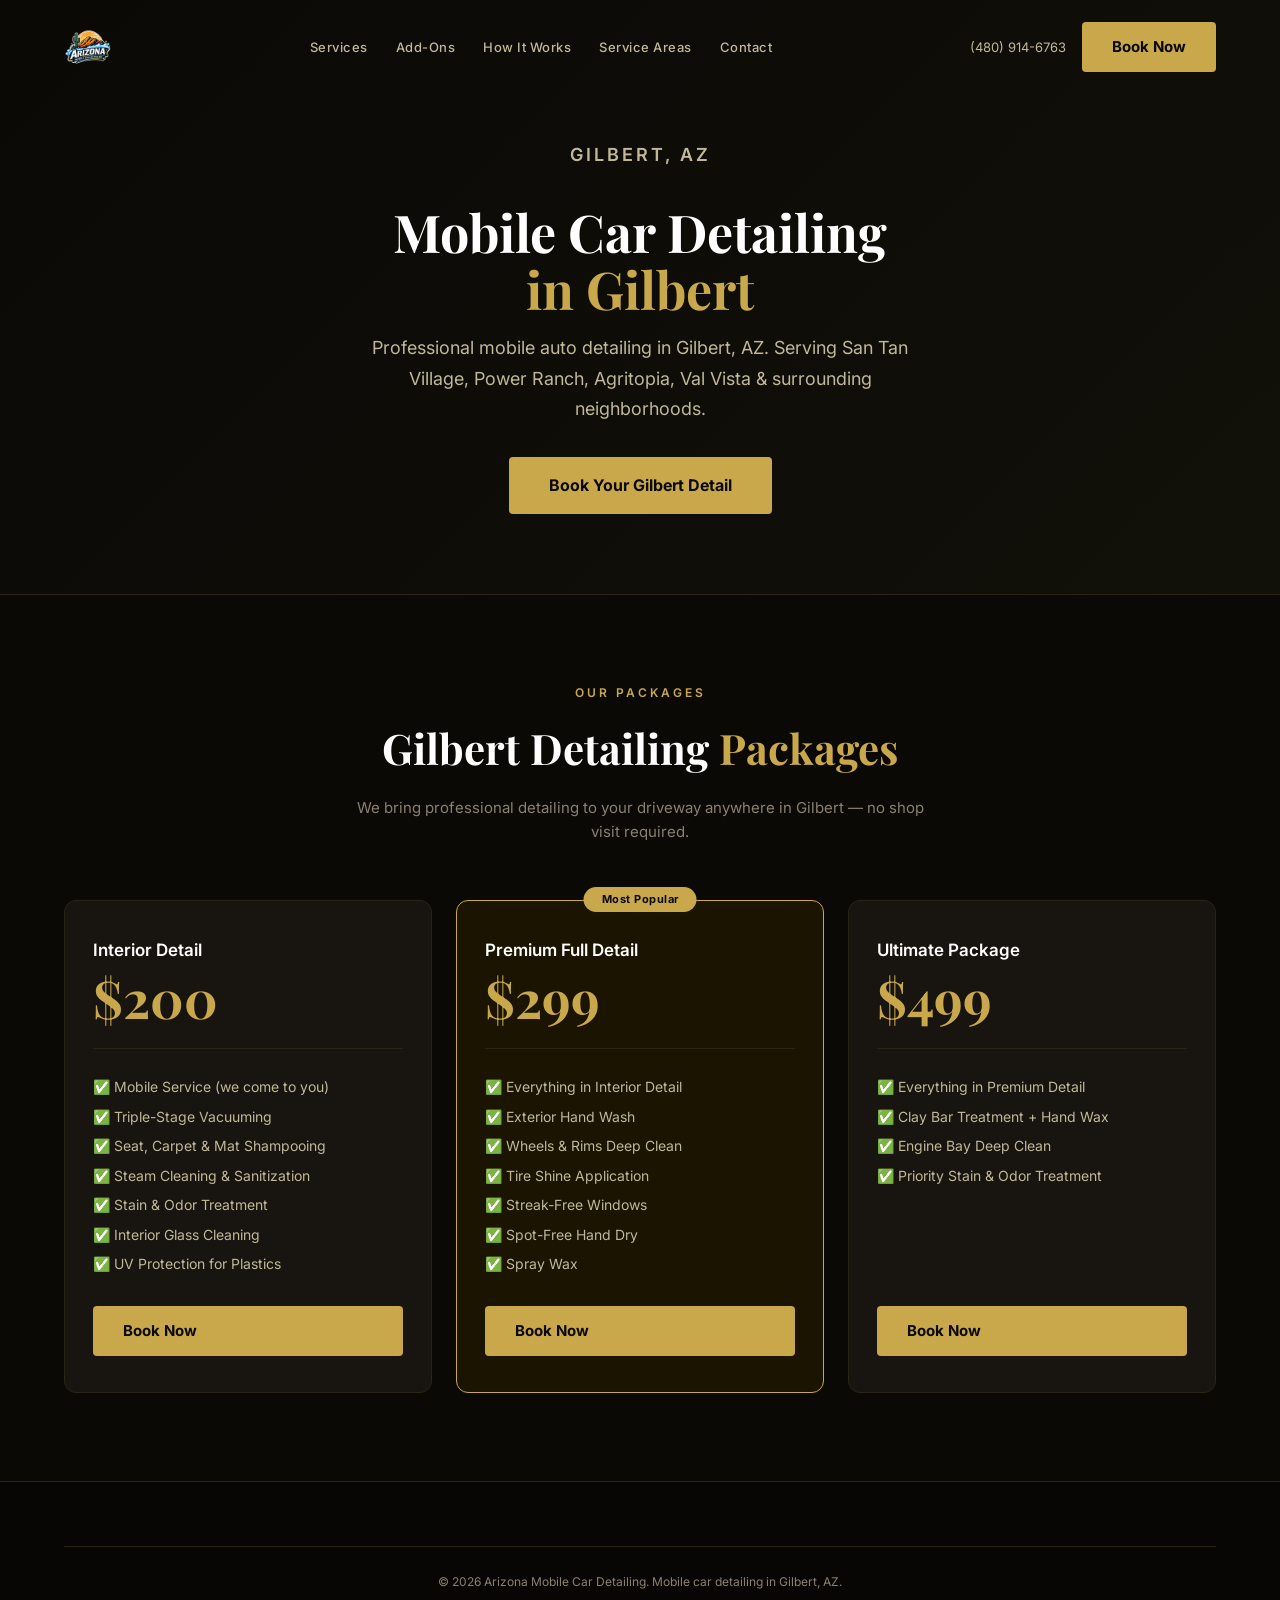
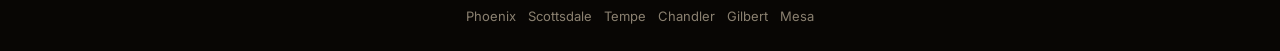
<file: gilbert.html>
<!DOCTYPE html>
<html lang="en">
<head>
  <meta charset="UTF-8">
  <meta name="viewport" content="width=device-width, initial-scale=1.0">
  <title>Mobile Car Detailing Gilbert AZ | Arizona Mobile Car Detailing</title>
  <meta name="description" content="Professional mobile car detailing in Gilbert, AZ. We come to your home or office in San Tan, Power Ranch & Agritopia. Interior detail from $200. Book now.">
  <link rel="canonical" href="https://arizonamobilecardetailing.com/gilbert">
  <link rel="icon" type="image/png" href="logo.png">
  <script type="application/ld+json">
  {
    "@context": "https://schema.org",
    "@type": "LocalBusiness",
    "name": "Arizona Mobile Car Detailing",
    "description": "Professional mobile car detailing in Gilbert, AZ. We come to you.",
    "url": "https://arizonamobilecardetailing.com/gilbert",
    "telephone": "+14809146763",
    "email": "hello@arizonamobilecardetailing.com",
    "address": { "@type": "PostalAddress", "addressLocality": "Gilbert", "addressRegion": "AZ", "addressCountry": "US" },
    "areaServed": "Gilbert",
    "priceRange": "$200–$499",
    "openingHours": "Mo-Su 07:00-19:00"
  }
  </script>
  <link rel="preconnect" href="https://fonts.googleapis.com">
  <link rel="preconnect" href="https://fonts.gstatic.com" crossorigin>
  <link href="https://fonts.googleapis.com/css2?family=Playfair+Display:wght@400;600;700&family=Inter:wght@300;400;500;600&display=swap" rel="stylesheet">
  <link rel="stylesheet" href="styles.css">
  <style>
    .city-hero { background: linear-gradient(135deg, var(--black) 0%, var(--dark) 100%); padding: 140px 24px 80px; text-align: center; border-bottom: 1px solid var(--border); }
    .city-hero h1 { font-family: var(--serif); font-size: 52px; font-weight: 700; margin-bottom: 16px; line-height: 1.1; }
    .city-hero p { color: var(--lt-gray); font-size: 18px; max-width: 560px; margin: 0 auto 32px; line-height: 1.7; }
    .city-footer-links { display: flex; flex-wrap: wrap; gap: 12px; justify-content: center; margin-top: 12px; }
    .city-footer-links a { color: var(--gray); font-size: 13px; text-decoration: none; transition: color 0.2s; }
    .city-footer-links a:hover { color: var(--gold); }
    @media (max-width: 768px) { .city-hero h1 { font-size: 34px; } }
  </style>
</head>
<body>
  <nav id="navbar">
    <div class="nav-container">
      <div class="logo"><a href="/"><img src="logo.png" alt="Arizona Mobile Car Detailing" class="logo-img"></a></div>
      <ul class="nav-links">
        <li><a href="/#services">Services</a></li>
        <li><a href="/#addons">Add-Ons</a></li>
        <li><a href="/#process">How It Works</a></li>
        <li><a href="/#areas">Service Areas</a></li>
        <li><a href="/#contact">Contact</a></li>
      </ul>
      <div class="nav-right">
        <a href="tel:4809146763" class="nav-phone">(480) 914-6763</a>
        <a href="/#booking" class="btn-gold">Book Now</a>
      </div>
      <button class="mobile-menu-btn" id="menuBtn">&#9776;</button>
    </div>
    <div class="mobile-menu" id="mobileMenu">
      <ul>
        <li><a href="/#services" onclick="closeMobileMenu()">Services</a></li>
        <li><a href="/#addons" onclick="closeMobileMenu()">Add-Ons</a></li>
        <li><a href="/#process" onclick="closeMobileMenu()">How It Works</a></li>
        <li><a href="/#areas" onclick="closeMobileMenu()">Service Areas</a></li>
        <li><a href="/#contact" onclick="closeMobileMenu()">Contact</a></li>
        <li><a href="/#booking" class="btn-gold" onclick="closeMobileMenu()">Book Now</a></li>
      </ul>
    </div>
  </nav>

  <div class="city-hero">
    <p class="section-tag">Gilbert, AZ</p>
    <h1>Mobile Car Detailing<br><span class="gold">in Gilbert</span></h1>
    <p>Professional mobile auto detailing in Gilbert, AZ. Serving San Tan Village, Power Ranch, Agritopia, Val Vista & surrounding neighborhoods.</p>
    <a href="/#booking" class="btn-gold btn-large">Book Your Gilbert Detail</a>
  </div>

  <section>
    <div class="container">
      <div class="section-header">
        <p class="section-tag">Our Packages</p>
        <h2>Gilbert Detailing <span class="gold">Packages</span></h2>
        <p class="section-sub">We bring professional detailing to your driveway anywhere in Gilbert — no shop visit required.</p>
      </div>
      <div class="packages-grid">
        <div class="package-card">
          <div class="pkg-header"><p class="pkg-name">Interior Detail</p><p class="pkg-price">$200</p></div>
          <ul class="pkg-features">
            <li>✅ Mobile Service (we come to you)</li>
            <li>✅ Triple-Stage Vacuuming</li>
            <li>✅ Seat, Carpet & Mat Shampooing</li>
            <li>✅ Steam Cleaning & Sanitization</li>
            <li>✅ Stain & Odor Treatment</li>
            <li>✅ Interior Glass Cleaning</li>
            <li>✅ UV Protection for Plastics</li>
          </ul>
          <a href="/#booking" class="btn-gold">Book Now</a>
        </div>
        <div class="package-card featured">
          <div class="popular-badge">Most Popular</div>
          <div class="pkg-header"><p class="pkg-name">Premium Full Detail</p><p class="pkg-price">$299</p></div>
          <ul class="pkg-features">
            <li>✅ Everything in Interior Detail</li>
            <li>✅ Exterior Hand Wash</li>
            <li>✅ Wheels & Rims Deep Clean</li>
            <li>✅ Tire Shine Application</li>
            <li>✅ Streak-Free Windows</li>
            <li>✅ Spot-Free Hand Dry</li>
            <li>✅ Spray Wax</li>
          </ul>
          <a href="/#booking" class="btn-gold">Book Now</a>
        </div>
        <div class="package-card">
          <div class="pkg-header"><p class="pkg-name">Ultimate Package</p><p class="pkg-price">$499</p></div>
          <ul class="pkg-features">
            <li>✅ Everything in Premium Detail</li>
            <li>✅ Clay Bar Treatment + Hand Wax</li>
            <li>✅ Engine Bay Deep Clean</li>
            <li>✅ Priority Stain & Odor Treatment</li>
          </ul>
          <a href="/#booking" class="btn-gold">Book Now</a>
        </div>
      </div>
    </div>
  </section>

  <footer>
    <div class="container">
      <div class="footer-bottom">
        <p>&copy; <span id="year"></span> Arizona Mobile Car Detailing. Mobile car detailing in Gilbert, AZ.</p>
        <div class="city-footer-links">
          <a href="/phoenix">Phoenix</a>
          <a href="/scottsdale">Scottsdale</a>
          <a href="/tempe">Tempe</a>
          <a href="/chandler">Chandler</a>
          <a href="/gilbert">Gilbert</a>
          <a href="/mesa">Mesa</a>
        </div>
      </div>
    </div>
  </footer>
  <script>
    document.getElementById('year').textContent = new Date().getFullYear();
    const nb = document.getElementById('navbar'); window.addEventListener('scroll', () => nb.classList.toggle('scrolled', window.scrollY > 60));
    const mb = document.getElementById('menuBtn'); const mm = document.getElementById('mobileMenu');
    mb.addEventListener('click', () => mm.classList.toggle('open'));
    function closeMobileMenu() { mm.classList.remove('open'); }
  </script>
</body>
</html>
</file>
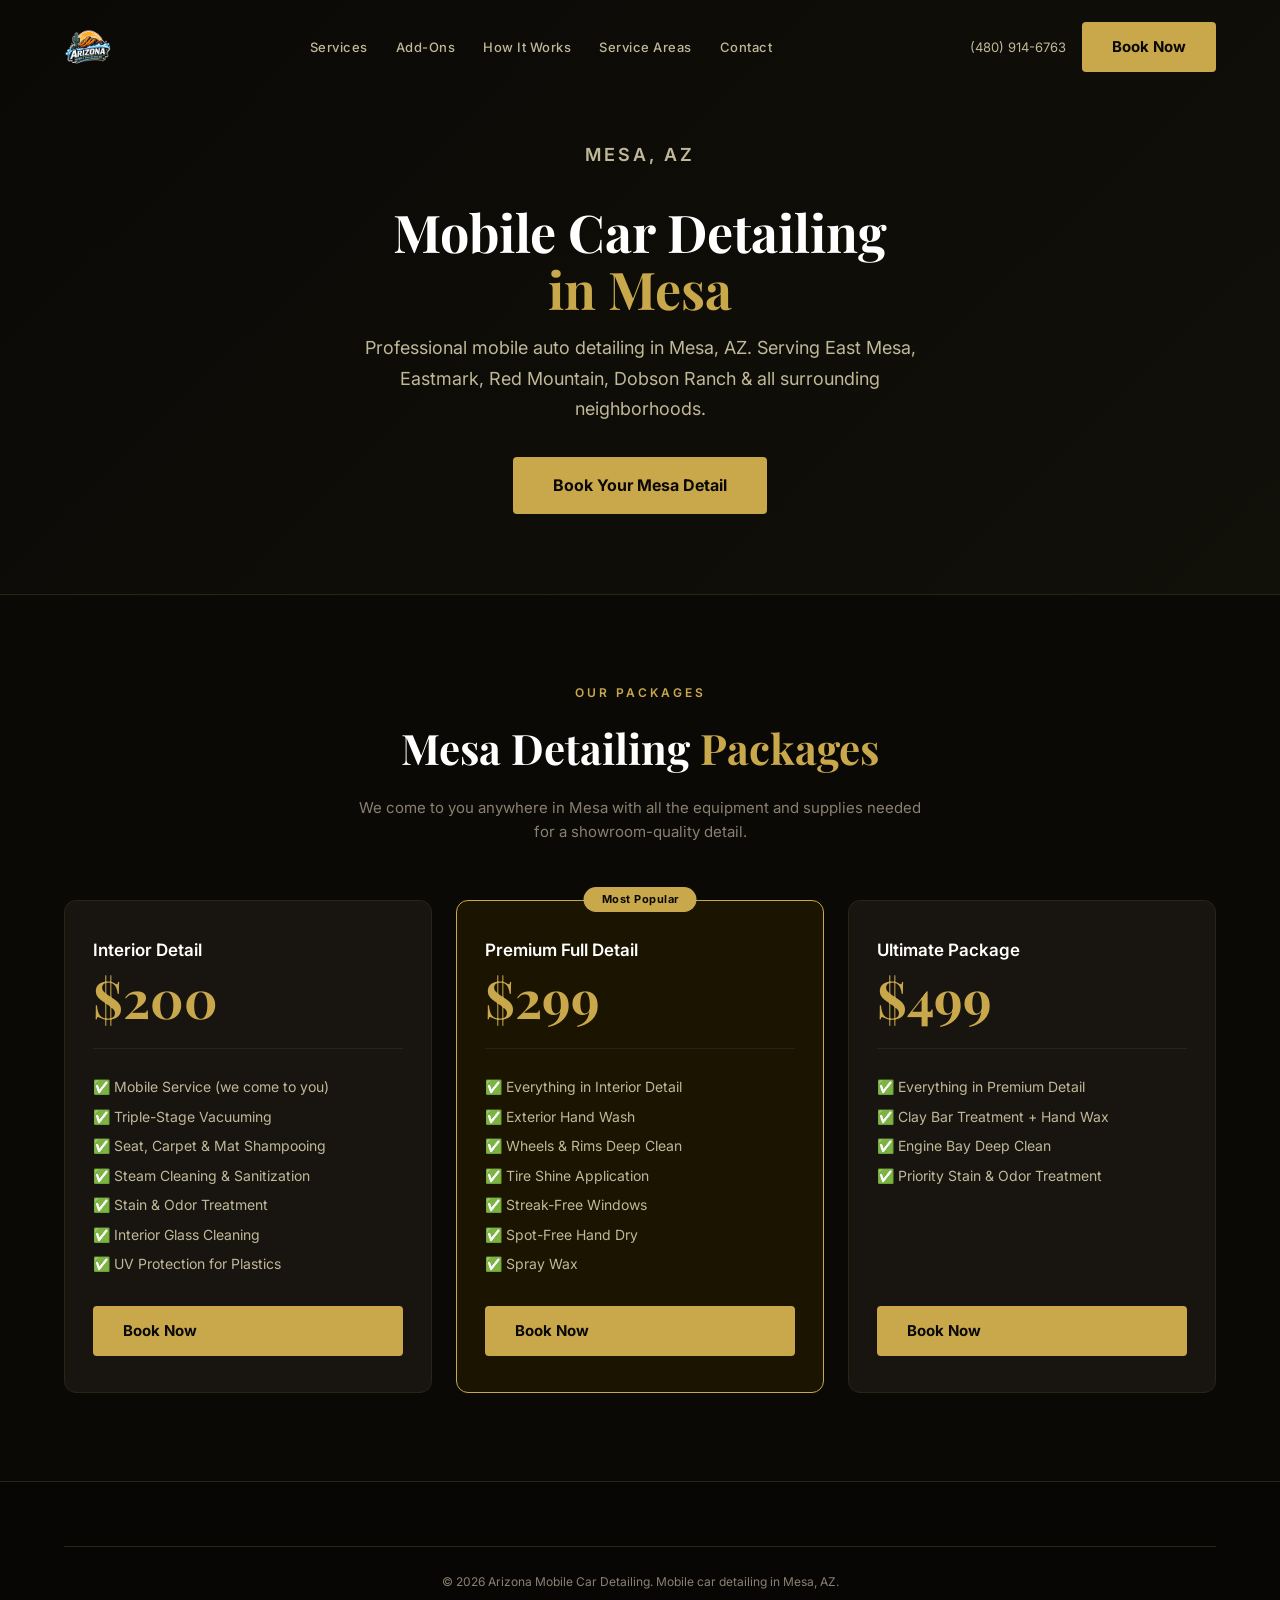
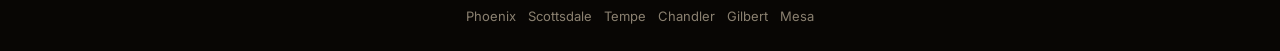
<file: mesa.html>
<!DOCTYPE html>
<html lang="en">
<head>
  <meta charset="UTF-8">
  <meta name="viewport" content="width=device-width, initial-scale=1.0">
  <title>Mobile Car Detailing Mesa AZ | Arizona Mobile Car Detailing</title>
  <meta name="description" content="Professional mobile car detailing in Mesa, AZ. We come to your home or office in East Mesa, Eastmark & Red Mountain. Interior detail from $200. Book now.">
  <link rel="canonical" href="https://arizonamobilecardetailing.com/mesa">
  <link rel="icon" type="image/png" href="logo.png">
  <script type="application/ld+json">
  {
    "@context": "https://schema.org",
    "@type": "LocalBusiness",
    "name": "Arizona Mobile Car Detailing",
    "description": "Professional mobile car detailing in Mesa, AZ. We come to you.",
    "url": "https://arizonamobilecardetailing.com/mesa",
    "telephone": "+14809146763",
    "email": "hello@arizonamobilecardetailing.com",
    "address": { "@type": "PostalAddress", "addressLocality": "Mesa", "addressRegion": "AZ", "addressCountry": "US" },
    "areaServed": "Mesa",
    "priceRange": "$200–$499",
    "openingHours": "Mo-Su 07:00-19:00"
  }
  </script>
  <link rel="preconnect" href="https://fonts.googleapis.com">
  <link rel="preconnect" href="https://fonts.gstatic.com" crossorigin>
  <link href="https://fonts.googleapis.com/css2?family=Playfair+Display:wght@400;600;700&family=Inter:wght@300;400;500;600&display=swap" rel="stylesheet">
  <link rel="stylesheet" href="styles.css">
  <style>
    .city-hero { background: linear-gradient(135deg, var(--black) 0%, var(--dark) 100%); padding: 140px 24px 80px; text-align: center; border-bottom: 1px solid var(--border); }
    .city-hero h1 { font-family: var(--serif); font-size: 52px; font-weight: 700; margin-bottom: 16px; line-height: 1.1; }
    .city-hero p { color: var(--lt-gray); font-size: 18px; max-width: 560px; margin: 0 auto 32px; line-height: 1.7; }
    .city-footer-links { display: flex; flex-wrap: wrap; gap: 12px; justify-content: center; margin-top: 12px; }
    .city-footer-links a { color: var(--gray); font-size: 13px; text-decoration: none; transition: color 0.2s; }
    .city-footer-links a:hover { color: var(--gold); }
    @media (max-width: 768px) { .city-hero h1 { font-size: 34px; } }
  </style>
</head>
<body>
  <nav id="navbar">
    <div class="nav-container">
      <div class="logo"><a href="/"><img src="logo.png" alt="Arizona Mobile Car Detailing" class="logo-img"></a></div>
      <ul class="nav-links">
        <li><a href="/#services">Services</a></li>
        <li><a href="/#addons">Add-Ons</a></li>
        <li><a href="/#process">How It Works</a></li>
        <li><a href="/#areas">Service Areas</a></li>
        <li><a href="/#contact">Contact</a></li>
      </ul>
      <div class="nav-right">
        <a href="tel:4809146763" class="nav-phone">(480) 914-6763</a>
        <a href="/#booking" class="btn-gold">Book Now</a>
      </div>
      <button class="mobile-menu-btn" id="menuBtn">&#9776;</button>
    </div>
    <div class="mobile-menu" id="mobileMenu">
      <ul>
        <li><a href="/#services" onclick="closeMobileMenu()">Services</a></li>
        <li><a href="/#addons" onclick="closeMobileMenu()">Add-Ons</a></li>
        <li><a href="/#process" onclick="closeMobileMenu()">How It Works</a></li>
        <li><a href="/#areas" onclick="closeMobileMenu()">Service Areas</a></li>
        <li><a href="/#contact" onclick="closeMobileMenu()">Contact</a></li>
        <li><a href="/#booking" class="btn-gold" onclick="closeMobileMenu()">Book Now</a></li>
      </ul>
    </div>
  </nav>

  <div class="city-hero">
    <p class="section-tag">Mesa, AZ</p>
    <h1>Mobile Car Detailing<br><span class="gold">in Mesa</span></h1>
    <p>Professional mobile auto detailing in Mesa, AZ. Serving East Mesa, Eastmark, Red Mountain, Dobson Ranch & all surrounding neighborhoods.</p>
    <a href="/#booking" class="btn-gold btn-large">Book Your Mesa Detail</a>
  </div>

  <section>
    <div class="container">
      <div class="section-header">
        <p class="section-tag">Our Packages</p>
        <h2>Mesa Detailing <span class="gold">Packages</span></h2>
        <p class="section-sub">We come to you anywhere in Mesa with all the equipment and supplies needed for a showroom-quality detail.</p>
      </div>
      <div class="packages-grid">
        <div class="package-card">
          <div class="pkg-header"><p class="pkg-name">Interior Detail</p><p class="pkg-price">$200</p></div>
          <ul class="pkg-features">
            <li>✅ Mobile Service (we come to you)</li>
            <li>✅ Triple-Stage Vacuuming</li>
            <li>✅ Seat, Carpet & Mat Shampooing</li>
            <li>✅ Steam Cleaning & Sanitization</li>
            <li>✅ Stain & Odor Treatment</li>
            <li>✅ Interior Glass Cleaning</li>
            <li>✅ UV Protection for Plastics</li>
          </ul>
          <a href="/#booking" class="btn-gold">Book Now</a>
        </div>
        <div class="package-card featured">
          <div class="popular-badge">Most Popular</div>
          <div class="pkg-header"><p class="pkg-name">Premium Full Detail</p><p class="pkg-price">$299</p></div>
          <ul class="pkg-features">
            <li>✅ Everything in Interior Detail</li>
            <li>✅ Exterior Hand Wash</li>
            <li>✅ Wheels & Rims Deep Clean</li>
            <li>✅ Tire Shine Application</li>
            <li>✅ Streak-Free Windows</li>
            <li>✅ Spot-Free Hand Dry</li>
            <li>✅ Spray Wax</li>
          </ul>
          <a href="/#booking" class="btn-gold">Book Now</a>
        </div>
        <div class="package-card">
          <div class="pkg-header"><p class="pkg-name">Ultimate Package</p><p class="pkg-price">$499</p></div>
          <ul class="pkg-features">
            <li>✅ Everything in Premium Detail</li>
            <li>✅ Clay Bar Treatment + Hand Wax</li>
            <li>✅ Engine Bay Deep Clean</li>
            <li>✅ Priority Stain & Odor Treatment</li>
          </ul>
          <a href="/#booking" class="btn-gold">Book Now</a>
        </div>
      </div>
    </div>
  </section>

  <footer>
    <div class="container">
      <div class="footer-bottom">
        <p>&copy; <span id="year"></span> Arizona Mobile Car Detailing. Mobile car detailing in Mesa, AZ.</p>
        <div class="city-footer-links">
          <a href="/phoenix">Phoenix</a>
          <a href="/scottsdale">Scottsdale</a>
          <a href="/tempe">Tempe</a>
          <a href="/chandler">Chandler</a>
          <a href="/gilbert">Gilbert</a>
          <a href="/mesa">Mesa</a>
        </div>
      </div>
    </div>
  </footer>
  <script>
    document.getElementById('year').textContent = new Date().getFullYear();
    const nb = document.getElementById('navbar'); window.addEventListener('scroll', () => nb.classList.toggle('scrolled', window.scrollY > 60));
    const mb = document.getElementById('menuBtn'); const mm = document.getElementById('mobileMenu');
    mb.addEventListener('click', () => mm.classList.toggle('open'));
    function closeMobileMenu() { mm.classList.remove('open'); }
  </script>
</body>
</html>
</file>
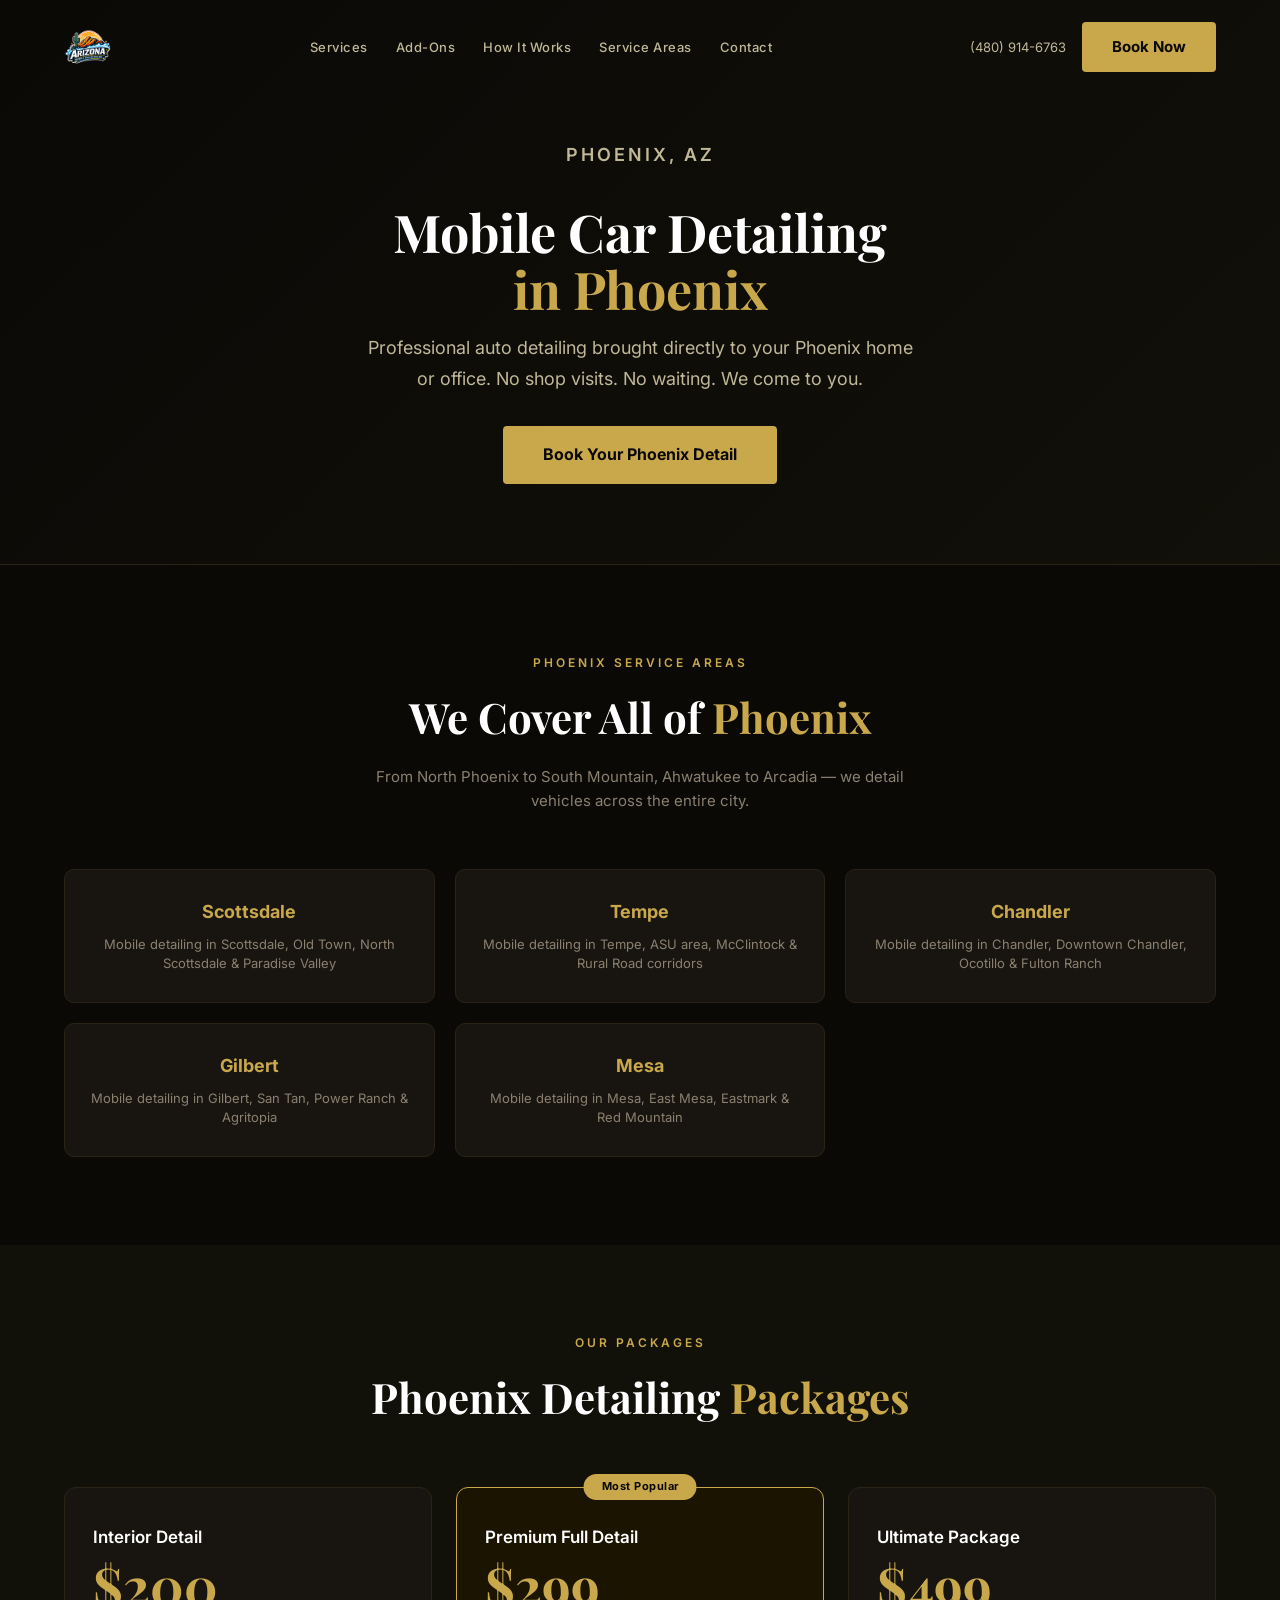
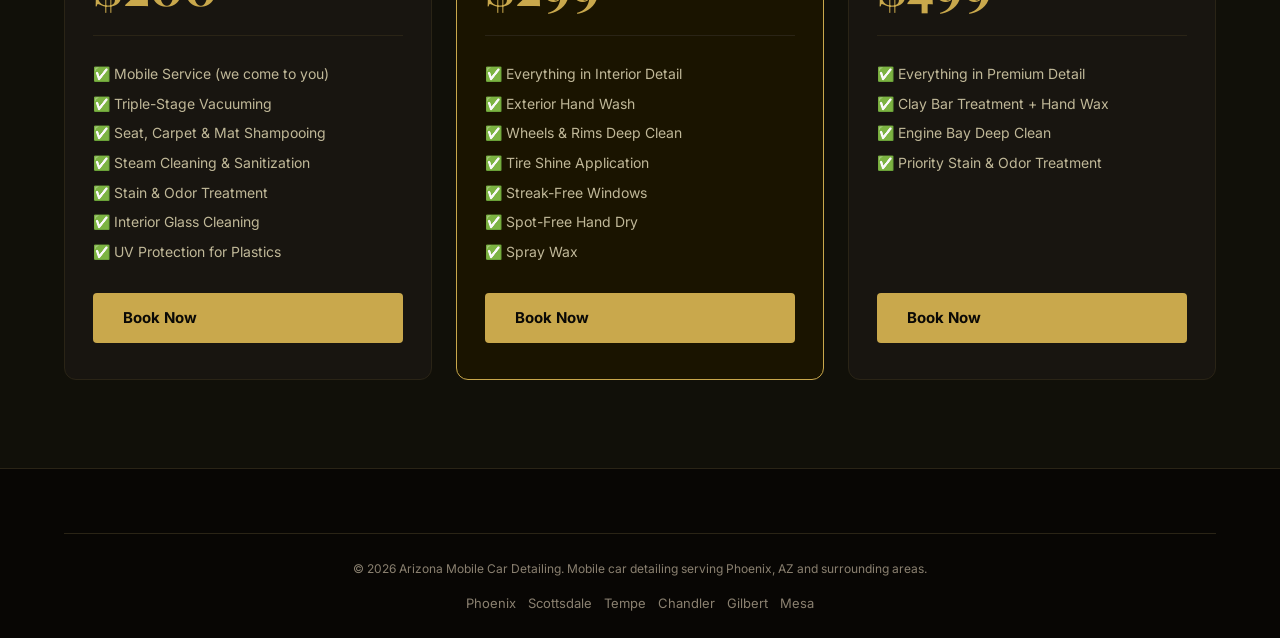
<file: phoenix.html>
<!DOCTYPE html>
<html lang="en">
<head>
  <meta charset="UTF-8">
  <meta name="viewport" content="width=device-width, initial-scale=1.0">
  <title>Mobile Car Detailing Phoenix AZ | Arizona Mobile Car Detailing</title>
  <meta name="description" content="Professional mobile car detailing in Phoenix, AZ. We come to your home or office. Interior detail from $200. Book online today - Arizona Mobile Car Detailing.">
  <link rel="canonical" href="https://arizonamobilecardetailing.com/phoenix">
  <link rel="icon" type="image/png" href="logo.png">
  <script type="application/ld+json">
  {
    "@context": "https://schema.org",
    "@type": "LocalBusiness",
    "name": "Arizona Mobile Car Detailing",
    "description": "Professional mobile car detailing service in Phoenix, AZ. We come to you.",
    "url": "https://arizonamobilecardetailing.com/phoenix",
    "telephone": "+14809146763",
    "email": "hello@arizonamobilecardetailing.com",
    "address": { "@type": "PostalAddress", "addressLocality": "Phoenix", "addressRegion": "AZ", "addressCountry": "US" },
    "areaServed": ["Phoenix","Scottsdale","Mesa","Chandler","Gilbert","Tempe"],
    "priceRange": "$200–$499",
    "openingHours": "Mo-Su 07:00-19:00"
  }
  </script>
  <link rel="preconnect" href="https://fonts.googleapis.com">
  <link rel="preconnect" href="https://fonts.gstatic.com" crossorigin>
  <link href="https://fonts.googleapis.com/css2?family=Playfair+Display:wght@400;600;700&family=Inter:wght@300;400;500;600&display=swap" rel="stylesheet">
  <link rel="stylesheet" href="styles.css">
  <style>
    .city-hero { background: linear-gradient(135deg, var(--black) 0%, var(--dark) 100%); padding: 140px 24px 80px; text-align: center; border-bottom: 1px solid var(--border); }
    .city-hero h1 { font-family: var(--serif); font-size: 52px; font-weight: 700; margin-bottom: 16px; line-height: 1.1; }
    .city-hero p { color: var(--lt-gray); font-size: 18px; max-width: 560px; margin: 0 auto 32px; line-height: 1.7; }
    .city-grid { display: grid; grid-template-columns: repeat(3, 1fr); gap: 20px; margin-top: 48px; }
    .city-link-card { background: var(--card); border: 1px solid var(--border); border-radius: 10px; padding: 28px 24px; text-align: center; text-decoration: none; color: var(--white); transition: border-color 0.2s, transform 0.2s; display: block; }
    .city-link-card:hover { border-color: var(--gold); transform: translateY(-3px); }
    .city-link-card h3 { font-size: 18px; font-weight: 700; margin-bottom: 8px; color: var(--gold); }
    .city-link-card p { font-size: 13px; color: var(--gray); line-height: 1.5; }
    .city-footer-links { display: flex; flex-wrap: wrap; gap: 12px; justify-content: center; margin-top: 12px; }
    .city-footer-links a { color: var(--gray); font-size: 13px; text-decoration: none; transition: color 0.2s; }
    .city-footer-links a:hover { color: var(--gold); }
    @media (max-width: 768px) { .city-hero h1 { font-size: 34px; } .city-grid { grid-template-columns: 1fr 1fr; } }
    @media (max-width: 480px) { .city-grid { grid-template-columns: 1fr; } }
  </style>
</head>
<body>
  <nav id="navbar">
    <div class="nav-container">
      <div class="logo"><a href="/"><img src="logo.png" alt="Arizona Mobile Car Detailing" class="logo-img"></a></div>
      <ul class="nav-links">
        <li><a href="/#services">Services</a></li>
        <li><a href="/#addons">Add-Ons</a></li>
        <li><a href="/#process">How It Works</a></li>
        <li><a href="/#areas">Service Areas</a></li>
        <li><a href="/#contact">Contact</a></li>
      </ul>
      <div class="nav-right">
        <a href="tel:4809146763" class="nav-phone">(480) 914-6763</a>
        <a href="/#booking" class="btn-gold">Book Now</a>
      </div>
      <button class="mobile-menu-btn" id="menuBtn">&#9776;</button>
    </div>
    <div class="mobile-menu" id="mobileMenu">
      <ul>
        <li><a href="/#services" onclick="closeMobileMenu()">Services</a></li>
        <li><a href="/#addons" onclick="closeMobileMenu()">Add-Ons</a></li>
        <li><a href="/#process" onclick="closeMobileMenu()">How It Works</a></li>
        <li><a href="/#areas" onclick="closeMobileMenu()">Service Areas</a></li>
        <li><a href="/#contact" onclick="closeMobileMenu()">Contact</a></li>
        <li><a href="/#booking" class="btn-gold" onclick="closeMobileMenu()">Book Now</a></li>
      </ul>
    </div>
  </nav>

  <div class="city-hero">
    <p class="section-tag">Phoenix, AZ</p>
    <h1>Mobile Car Detailing<br><span class="gold">in Phoenix</span></h1>
    <p>Professional auto detailing brought directly to your Phoenix home or office. No shop visits. No waiting. We come to you.</p>
    <a href="/#booking" class="btn-gold btn-large">Book Your Phoenix Detail</a>
  </div>

  <section>
    <div class="container">
      <div class="section-header">
        <p class="section-tag">Phoenix Service Areas</p>
        <h2>We Cover All of <span class="gold">Phoenix</span></h2>
        <p class="section-sub">From North Phoenix to South Mountain, Ahwatukee to Arcadia — we detail vehicles across the entire city.</p>
      </div>
      <div class="city-grid">
        <a href="/scottsdale" class="city-link-card"><h3>Scottsdale</h3><p>Mobile detailing in Scottsdale, Old Town, North Scottsdale & Paradise Valley</p></a>
        <a href="/tempe" class="city-link-card"><h3>Tempe</h3><p>Mobile detailing in Tempe, ASU area, McClintock & Rural Road corridors</p></a>
        <a href="/chandler" class="city-link-card"><h3>Chandler</h3><p>Mobile detailing in Chandler, Downtown Chandler, Ocotillo & Fulton Ranch</p></a>
        <a href="/gilbert" class="city-link-card"><h3>Gilbert</h3><p>Mobile detailing in Gilbert, San Tan, Power Ranch & Agritopia</p></a>
        <a href="/mesa" class="city-link-card"><h3>Mesa</h3><p>Mobile detailing in Mesa, East Mesa, Eastmark & Red Mountain</p></a>
      </div>
    </div>
  </section>

  <section style="background: var(--dark);">
    <div class="container">
      <div class="section-header">
        <p class="section-tag">Our Packages</p>
        <h2>Phoenix Detailing <span class="gold">Packages</span></h2>
      </div>
      <div class="packages-grid">
        <div class="package-card">
          <div class="pkg-header"><p class="pkg-name">Interior Detail</p><p class="pkg-price">$200</p></div>
          <ul class="pkg-features">
            <li>✅ Mobile Service (we come to you)</li>
            <li>✅ Triple-Stage Vacuuming</li>
            <li>✅ Seat, Carpet & Mat Shampooing</li>
            <li>✅ Steam Cleaning & Sanitization</li>
            <li>✅ Stain & Odor Treatment</li>
            <li>✅ Interior Glass Cleaning</li>
            <li>✅ UV Protection for Plastics</li>
          </ul>
          <a href="/#booking" class="btn-gold">Book Now</a>
        </div>
        <div class="package-card featured">
          <div class="popular-badge">Most Popular</div>
          <div class="pkg-header"><p class="pkg-name">Premium Full Detail</p><p class="pkg-price">$299</p></div>
          <ul class="pkg-features">
            <li>✅ Everything in Interior Detail</li>
            <li>✅ Exterior Hand Wash</li>
            <li>✅ Wheels & Rims Deep Clean</li>
            <li>✅ Tire Shine Application</li>
            <li>✅ Streak-Free Windows</li>
            <li>✅ Spot-Free Hand Dry</li>
            <li>✅ Spray Wax</li>
          </ul>
          <a href="/#booking" class="btn-gold">Book Now</a>
        </div>
        <div class="package-card">
          <div class="pkg-header"><p class="pkg-name">Ultimate Package</p><p class="pkg-price">$499</p></div>
          <ul class="pkg-features">
            <li>✅ Everything in Premium Detail</li>
            <li>✅ Clay Bar Treatment + Hand Wax</li>
            <li>✅ Engine Bay Deep Clean</li>
            <li>✅ Priority Stain & Odor Treatment</li>
          </ul>
          <a href="/#booking" class="btn-gold">Book Now</a>
        </div>
      </div>
    </div>
  </section>

  <footer>
    <div class="container">
      <div class="footer-bottom">
        <p>&copy; <span id="year"></span> Arizona Mobile Car Detailing. Mobile car detailing serving Phoenix, AZ and surrounding areas.</p>
        <div class="city-footer-links">
          <a href="/phoenix">Phoenix</a>
          <a href="/scottsdale">Scottsdale</a>
          <a href="/tempe">Tempe</a>
          <a href="/chandler">Chandler</a>
          <a href="/gilbert">Gilbert</a>
          <a href="/mesa">Mesa</a>
        </div>
      </div>
    </div>
  </footer>
  <script>
    document.getElementById('year').textContent = new Date().getFullYear();
    const nb = document.getElementById('navbar'); window.addEventListener('scroll', () => nb.classList.toggle('scrolled', window.scrollY > 60));
    const mb = document.getElementById('menuBtn'); const mm = document.getElementById('mobileMenu');
    mb.addEventListener('click', () => mm.classList.toggle('open'));
    function closeMobileMenu() { mm.classList.remove('open'); }
  </script>
</body>
</html>
</file>
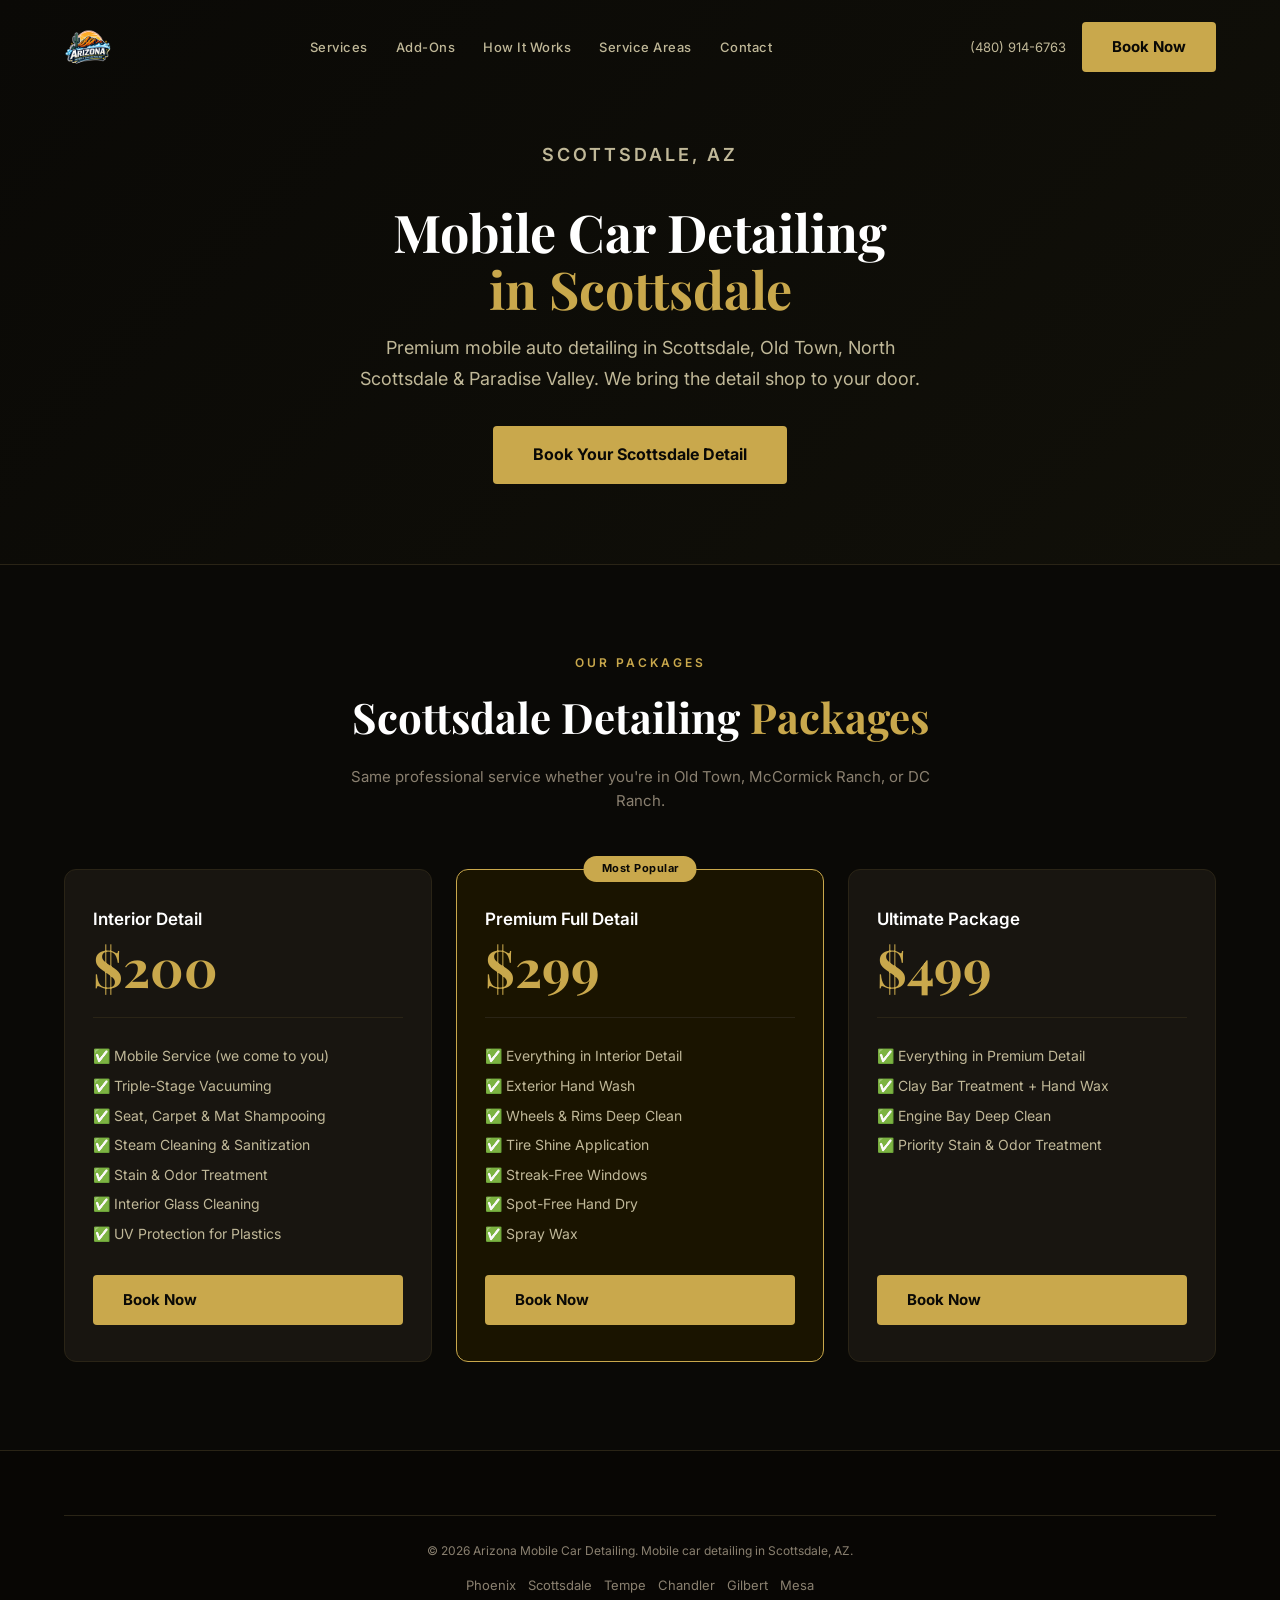
<file: scottsdale.html>
<!DOCTYPE html>
<html lang="en">
<head>
  <meta charset="UTF-8">
  <meta name="viewport" content="width=device-width, initial-scale=1.0">
  <title>Mobile Car Detailing Scottsdale AZ | Arizona Mobile Car Detailing</title>
  <meta name="description" content="Professional mobile car detailing in Scottsdale, AZ. We come to your home or office in Old Town, North Scottsdale & Paradise Valley. From $200. Book now.">
  <link rel="canonical" href="https://arizonamobilecardetailing.com/scottsdale">
  <link rel="icon" type="image/png" href="logo.png">
  <script type="application/ld+json">
  {
    "@context": "https://schema.org",
    "@type": "LocalBusiness",
    "name": "Arizona Mobile Car Detailing",
    "description": "Professional mobile car detailing in Scottsdale, AZ. We come to you.",
    "url": "https://arizonamobilecardetailing.com/scottsdale",
    "telephone": "+14809146763",
    "email": "hello@arizonamobilecardetailing.com",
    "address": { "@type": "PostalAddress", "addressLocality": "Scottsdale", "addressRegion": "AZ", "addressCountry": "US" },
    "areaServed": "Scottsdale",
    "priceRange": "$200–$499",
    "openingHours": "Mo-Su 07:00-19:00"
  }
  </script>
  <link rel="preconnect" href="https://fonts.googleapis.com">
  <link rel="preconnect" href="https://fonts.gstatic.com" crossorigin>
  <link href="https://fonts.googleapis.com/css2?family=Playfair+Display:wght@400;600;700&family=Inter:wght@300;400;500;600&display=swap" rel="stylesheet">
  <link rel="stylesheet" href="styles.css">
  <style>
    .city-hero { background: linear-gradient(135deg, var(--black) 0%, var(--dark) 100%); padding: 140px 24px 80px; text-align: center; border-bottom: 1px solid var(--border); }
    .city-hero h1 { font-family: var(--serif); font-size: 52px; font-weight: 700; margin-bottom: 16px; line-height: 1.1; }
    .city-hero p { color: var(--lt-gray); font-size: 18px; max-width: 560px; margin: 0 auto 32px; line-height: 1.7; }
    .city-footer-links { display: flex; flex-wrap: wrap; gap: 12px; justify-content: center; margin-top: 12px; }
    .city-footer-links a { color: var(--gray); font-size: 13px; text-decoration: none; transition: color 0.2s; }
    .city-footer-links a:hover { color: var(--gold); }
    @media (max-width: 768px) { .city-hero h1 { font-size: 34px; } }
  </style>
</head>
<body>
  <nav id="navbar">
    <div class="nav-container">
      <div class="logo"><a href="/"><img src="logo.png" alt="Arizona Mobile Car Detailing" class="logo-img"></a></div>
      <ul class="nav-links">
        <li><a href="/#services">Services</a></li>
        <li><a href="/#addons">Add-Ons</a></li>
        <li><a href="/#process">How It Works</a></li>
        <li><a href="/#areas">Service Areas</a></li>
        <li><a href="/#contact">Contact</a></li>
      </ul>
      <div class="nav-right">
        <a href="tel:4809146763" class="nav-phone">(480) 914-6763</a>
        <a href="/#booking" class="btn-gold">Book Now</a>
      </div>
      <button class="mobile-menu-btn" id="menuBtn">&#9776;</button>
    </div>
    <div class="mobile-menu" id="mobileMenu">
      <ul>
        <li><a href="/#services" onclick="closeMobileMenu()">Services</a></li>
        <li><a href="/#addons" onclick="closeMobileMenu()">Add-Ons</a></li>
        <li><a href="/#process" onclick="closeMobileMenu()">How It Works</a></li>
        <li><a href="/#areas" onclick="closeMobileMenu()">Service Areas</a></li>
        <li><a href="/#contact" onclick="closeMobileMenu()">Contact</a></li>
        <li><a href="/#booking" class="btn-gold" onclick="closeMobileMenu()">Book Now</a></li>
      </ul>
    </div>
  </nav>

  <div class="city-hero">
    <p class="section-tag">Scottsdale, AZ</p>
    <h1>Mobile Car Detailing<br><span class="gold">in Scottsdale</span></h1>
    <p>Premium mobile auto detailing in Scottsdale, Old Town, North Scottsdale & Paradise Valley. We bring the detail shop to your door.</p>
    <a href="/#booking" class="btn-gold btn-large">Book Your Scottsdale Detail</a>
  </div>

  <section>
    <div class="container">
      <div class="section-header">
        <p class="section-tag">Our Packages</p>
        <h2>Scottsdale Detailing <span class="gold">Packages</span></h2>
        <p class="section-sub">Same professional service whether you're in Old Town, McCormick Ranch, or DC Ranch.</p>
      </div>
      <div class="packages-grid">
        <div class="package-card">
          <div class="pkg-header"><p class="pkg-name">Interior Detail</p><p class="pkg-price">$200</p></div>
          <ul class="pkg-features">
            <li>✅ Mobile Service (we come to you)</li>
            <li>✅ Triple-Stage Vacuuming</li>
            <li>✅ Seat, Carpet & Mat Shampooing</li>
            <li>✅ Steam Cleaning & Sanitization</li>
            <li>✅ Stain & Odor Treatment</li>
            <li>✅ Interior Glass Cleaning</li>
            <li>✅ UV Protection for Plastics</li>
          </ul>
          <a href="/#booking" class="btn-gold">Book Now</a>
        </div>
        <div class="package-card featured">
          <div class="popular-badge">Most Popular</div>
          <div class="pkg-header"><p class="pkg-name">Premium Full Detail</p><p class="pkg-price">$299</p></div>
          <ul class="pkg-features">
            <li>✅ Everything in Interior Detail</li>
            <li>✅ Exterior Hand Wash</li>
            <li>✅ Wheels & Rims Deep Clean</li>
            <li>✅ Tire Shine Application</li>
            <li>✅ Streak-Free Windows</li>
            <li>✅ Spot-Free Hand Dry</li>
            <li>✅ Spray Wax</li>
          </ul>
          <a href="/#booking" class="btn-gold">Book Now</a>
        </div>
        <div class="package-card">
          <div class="pkg-header"><p class="pkg-name">Ultimate Package</p><p class="pkg-price">$499</p></div>
          <ul class="pkg-features">
            <li>✅ Everything in Premium Detail</li>
            <li>✅ Clay Bar Treatment + Hand Wax</li>
            <li>✅ Engine Bay Deep Clean</li>
            <li>✅ Priority Stain & Odor Treatment</li>
          </ul>
          <a href="/#booking" class="btn-gold">Book Now</a>
        </div>
      </div>
    </div>
  </section>

  <footer>
    <div class="container">
      <div class="footer-bottom">
        <p>&copy; <span id="year"></span> Arizona Mobile Car Detailing. Mobile car detailing in Scottsdale, AZ.</p>
        <div class="city-footer-links">
          <a href="/phoenix">Phoenix</a>
          <a href="/scottsdale">Scottsdale</a>
          <a href="/tempe">Tempe</a>
          <a href="/chandler">Chandler</a>
          <a href="/gilbert">Gilbert</a>
          <a href="/mesa">Mesa</a>
        </div>
      </div>
    </div>
  </footer>
  <script>
    document.getElementById('year').textContent = new Date().getFullYear();
    const nb = document.getElementById('navbar'); window.addEventListener('scroll', () => nb.classList.toggle('scrolled', window.scrollY > 60));
    const mb = document.getElementById('menuBtn'); const mm = document.getElementById('mobileMenu');
    mb.addEventListener('click', () => mm.classList.toggle('open'));
    function closeMobileMenu() { mm.classList.remove('open'); }
  </script>
</body>
</html>
</file>
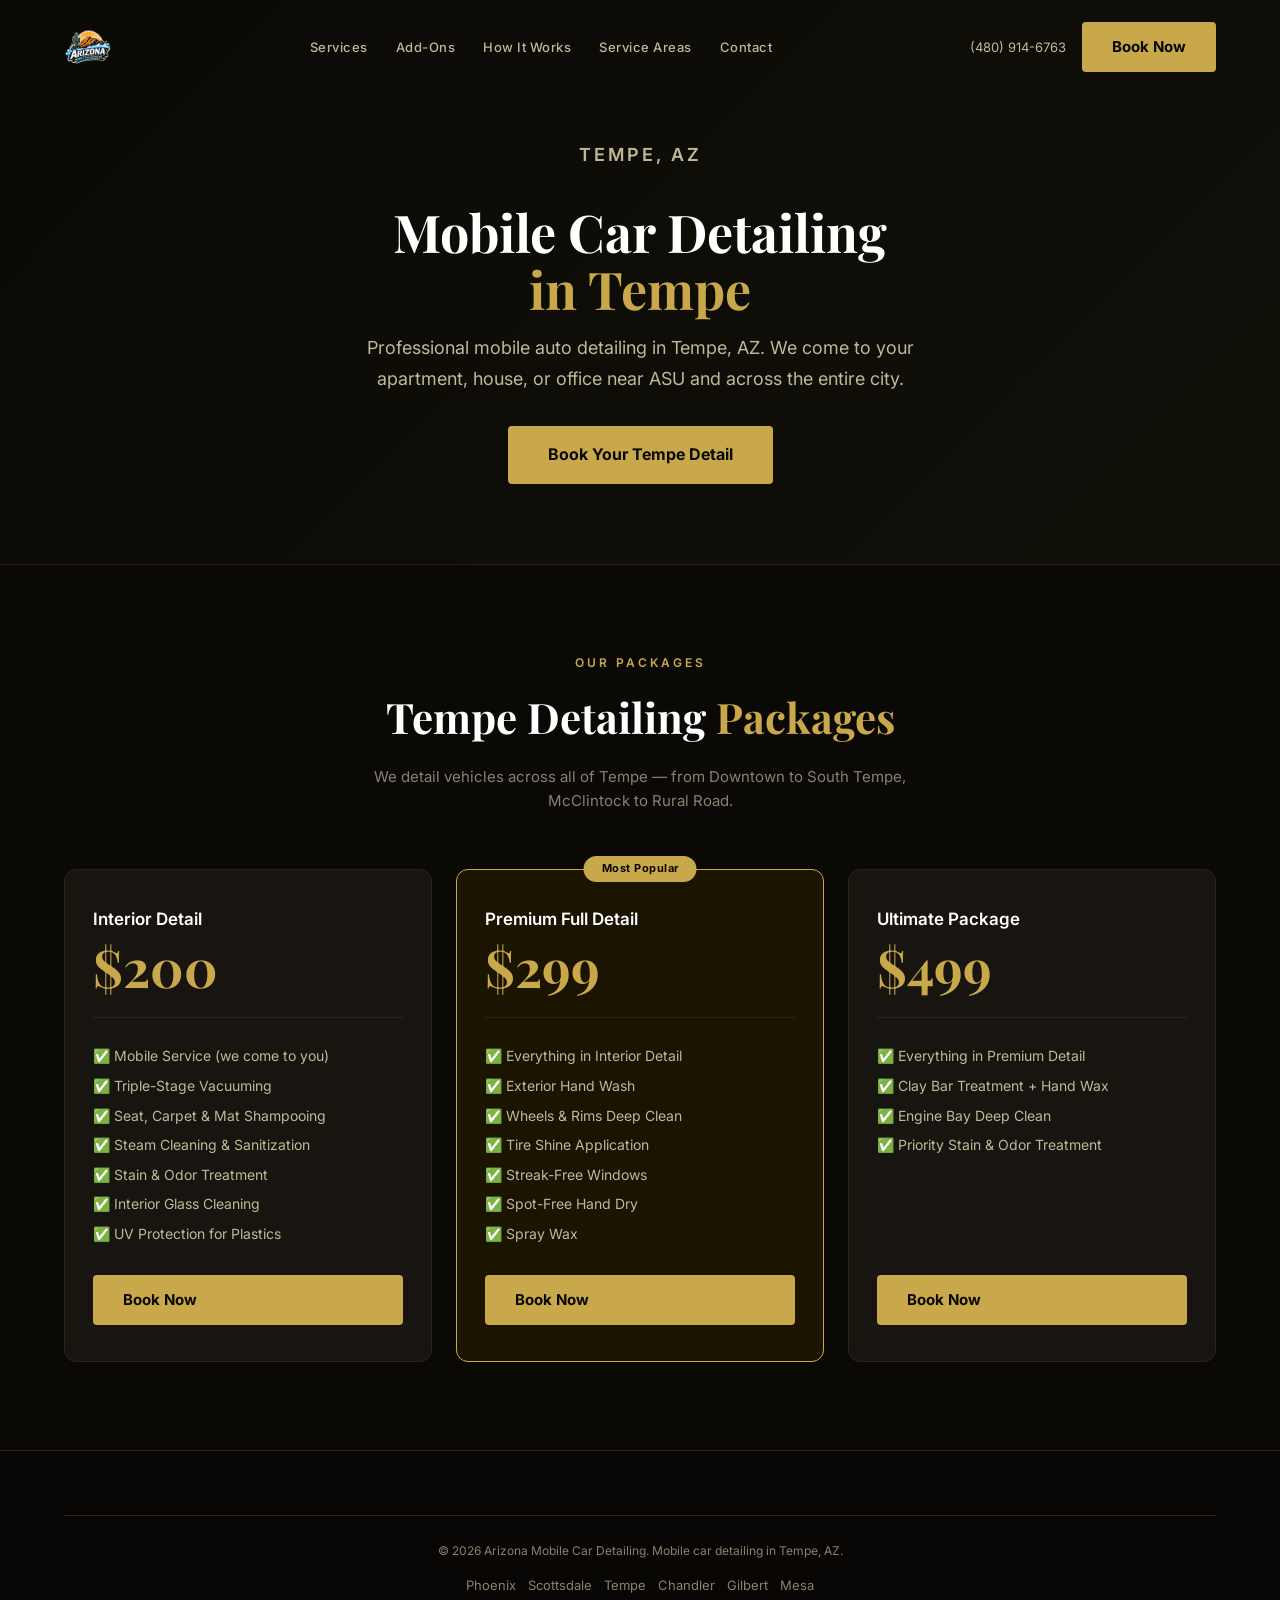
<file: tempe.html>
<!DOCTYPE html>
<html lang="en">
<head>
  <meta charset="UTF-8">
  <meta name="viewport" content="width=device-width, initial-scale=1.0">
  <title>Mobile Car Detailing Tempe AZ | Arizona Mobile Car Detailing</title>
  <meta name="description" content="Professional mobile car detailing in Tempe, AZ. We come to your home or office near ASU and throughout Tempe. Interior detail from $200. Book now.">
  <link rel="canonical" href="https://arizonamobilecardetailing.com/tempe">
  <link rel="icon" type="image/png" href="logo.png">
  <script type="application/ld+json">
  {
    "@context": "https://schema.org",
    "@type": "LocalBusiness",
    "name": "Arizona Mobile Car Detailing",
    "description": "Professional mobile car detailing in Tempe, AZ. We come to you.",
    "url": "https://arizonamobilecardetailing.com/tempe",
    "telephone": "+14809146763",
    "email": "hello@arizonamobilecardetailing.com",
    "address": { "@type": "PostalAddress", "addressLocality": "Tempe", "addressRegion": "AZ", "addressCountry": "US" },
    "areaServed": "Tempe",
    "priceRange": "$200–$499",
    "openingHours": "Mo-Su 07:00-19:00"
  }
  </script>
  <link rel="preconnect" href="https://fonts.googleapis.com">
  <link rel="preconnect" href="https://fonts.gstatic.com" crossorigin>
  <link href="https://fonts.googleapis.com/css2?family=Playfair+Display:wght@400;600;700&family=Inter:wght@300;400;500;600&display=swap" rel="stylesheet">
  <link rel="stylesheet" href="styles.css">
  <style>
    .city-hero { background: linear-gradient(135deg, var(--black) 0%, var(--dark) 100%); padding: 140px 24px 80px; text-align: center; border-bottom: 1px solid var(--border); }
    .city-hero h1 { font-family: var(--serif); font-size: 52px; font-weight: 700; margin-bottom: 16px; line-height: 1.1; }
    .city-hero p { color: var(--lt-gray); font-size: 18px; max-width: 560px; margin: 0 auto 32px; line-height: 1.7; }
    .city-footer-links { display: flex; flex-wrap: wrap; gap: 12px; justify-content: center; margin-top: 12px; }
    .city-footer-links a { color: var(--gray); font-size: 13px; text-decoration: none; transition: color 0.2s; }
    .city-footer-links a:hover { color: var(--gold); }
    @media (max-width: 768px) { .city-hero h1 { font-size: 34px; } }
  </style>
</head>
<body>
  <nav id="navbar">
    <div class="nav-container">
      <div class="logo"><a href="/"><img src="logo.png" alt="Arizona Mobile Car Detailing" class="logo-img"></a></div>
      <ul class="nav-links">
        <li><a href="/#services">Services</a></li>
        <li><a href="/#addons">Add-Ons</a></li>
        <li><a href="/#process">How It Works</a></li>
        <li><a href="/#areas">Service Areas</a></li>
        <li><a href="/#contact">Contact</a></li>
      </ul>
      <div class="nav-right">
        <a href="tel:4809146763" class="nav-phone">(480) 914-6763</a>
        <a href="/#booking" class="btn-gold">Book Now</a>
      </div>
      <button class="mobile-menu-btn" id="menuBtn">&#9776;</button>
    </div>
    <div class="mobile-menu" id="mobileMenu">
      <ul>
        <li><a href="/#services" onclick="closeMobileMenu()">Services</a></li>
        <li><a href="/#addons" onclick="closeMobileMenu()">Add-Ons</a></li>
        <li><a href="/#process" onclick="closeMobileMenu()">How It Works</a></li>
        <li><a href="/#areas" onclick="closeMobileMenu()">Service Areas</a></li>
        <li><a href="/#contact" onclick="closeMobileMenu()">Contact</a></li>
        <li><a href="/#booking" class="btn-gold" onclick="closeMobileMenu()">Book Now</a></li>
      </ul>
    </div>
  </nav>

  <div class="city-hero">
    <p class="section-tag">Tempe, AZ</p>
    <h1>Mobile Car Detailing<br><span class="gold">in Tempe</span></h1>
    <p>Professional mobile auto detailing in Tempe, AZ. We come to your apartment, house, or office near ASU and across the entire city.</p>
    <a href="/#booking" class="btn-gold btn-large">Book Your Tempe Detail</a>
  </div>

  <section>
    <div class="container">
      <div class="section-header">
        <p class="section-tag">Our Packages</p>
        <h2>Tempe Detailing <span class="gold">Packages</span></h2>
        <p class="section-sub">We detail vehicles across all of Tempe — from Downtown to South Tempe, McClintock to Rural Road.</p>
      </div>
      <div class="packages-grid">
        <div class="package-card">
          <div class="pkg-header"><p class="pkg-name">Interior Detail</p><p class="pkg-price">$200</p></div>
          <ul class="pkg-features">
            <li>✅ Mobile Service (we come to you)</li>
            <li>✅ Triple-Stage Vacuuming</li>
            <li>✅ Seat, Carpet & Mat Shampooing</li>
            <li>✅ Steam Cleaning & Sanitization</li>
            <li>✅ Stain & Odor Treatment</li>
            <li>✅ Interior Glass Cleaning</li>
            <li>✅ UV Protection for Plastics</li>
          </ul>
          <a href="/#booking" class="btn-gold">Book Now</a>
        </div>
        <div class="package-card featured">
          <div class="popular-badge">Most Popular</div>
          <div class="pkg-header"><p class="pkg-name">Premium Full Detail</p><p class="pkg-price">$299</p></div>
          <ul class="pkg-features">
            <li>✅ Everything in Interior Detail</li>
            <li>✅ Exterior Hand Wash</li>
            <li>✅ Wheels & Rims Deep Clean</li>
            <li>✅ Tire Shine Application</li>
            <li>✅ Streak-Free Windows</li>
            <li>✅ Spot-Free Hand Dry</li>
            <li>✅ Spray Wax</li>
          </ul>
          <a href="/#booking" class="btn-gold">Book Now</a>
        </div>
        <div class="package-card">
          <div class="pkg-header"><p class="pkg-name">Ultimate Package</p><p class="pkg-price">$499</p></div>
          <ul class="pkg-features">
            <li>✅ Everything in Premium Detail</li>
            <li>✅ Clay Bar Treatment + Hand Wax</li>
            <li>✅ Engine Bay Deep Clean</li>
            <li>✅ Priority Stain & Odor Treatment</li>
          </ul>
          <a href="/#booking" class="btn-gold">Book Now</a>
        </div>
      </div>
    </div>
  </section>

  <footer>
    <div class="container">
      <div class="footer-bottom">
        <p>&copy; <span id="year"></span> Arizona Mobile Car Detailing. Mobile car detailing in Tempe, AZ.</p>
        <div class="city-footer-links">
          <a href="/phoenix">Phoenix</a>
          <a href="/scottsdale">Scottsdale</a>
          <a href="/tempe">Tempe</a>
          <a href="/chandler">Chandler</a>
          <a href="/gilbert">Gilbert</a>
          <a href="/mesa">Mesa</a>
        </div>
      </div>
    </div>
  </footer>
  <script>
    document.getElementById('year').textContent = new Date().getFullYear();
    const nb = document.getElementById('navbar'); window.addEventListener('scroll', () => nb.classList.toggle('scrolled', window.scrollY > 60));
    const mb = document.getElementById('menuBtn'); const mm = document.getElementById('mobileMenu');
    mb.addEventListener('click', () => mm.classList.toggle('open'));
    function closeMobileMenu() { mm.classList.remove('open'); }
  </script>
</body>
</html>
</file>
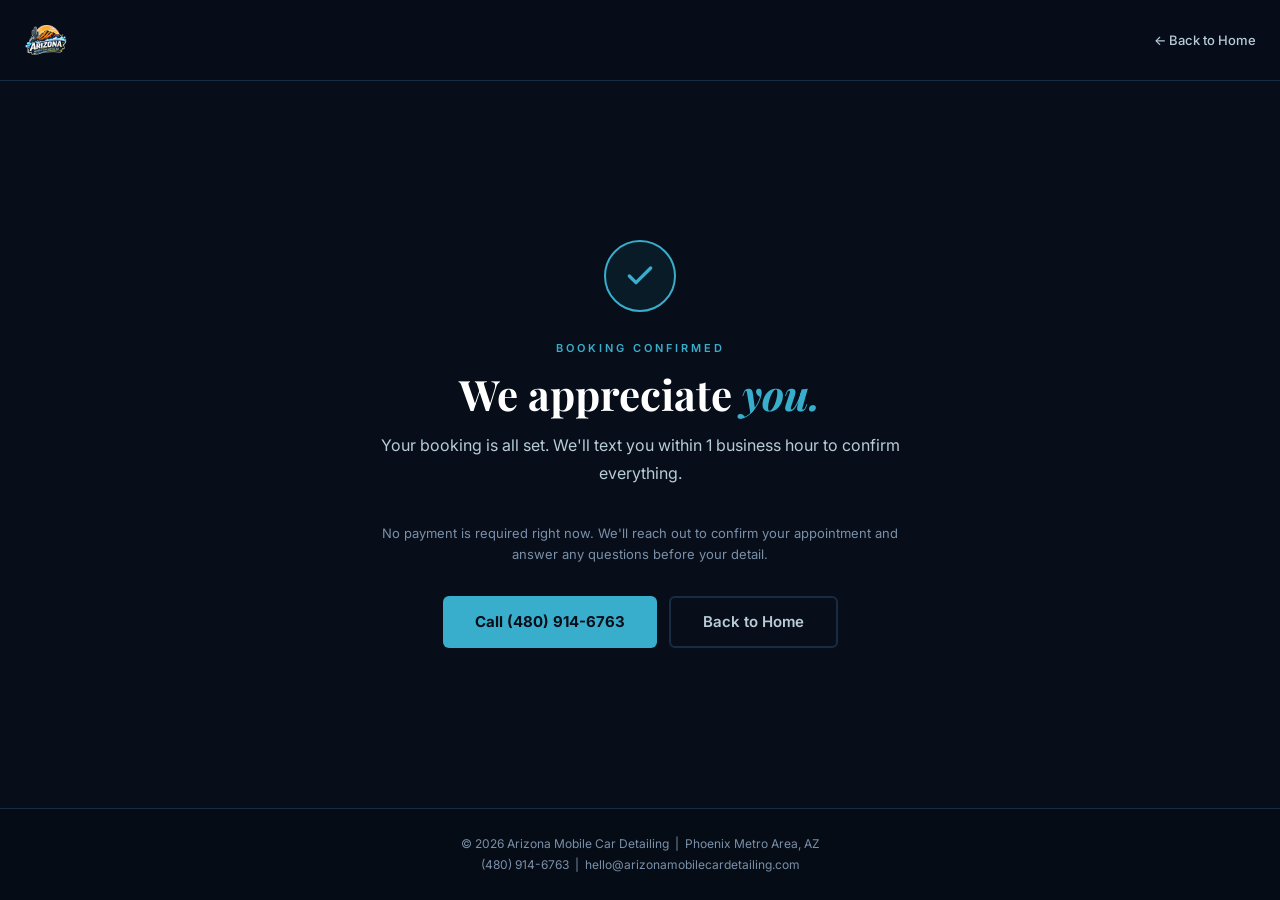
<file: thank-you.html>
<!DOCTYPE html>
<html lang="en">
<head>
  <meta charset="UTF-8">
  <meta name="viewport" content="width=device-width, initial-scale=1.0">
  <title>Booking Confirmed | Arizona Mobile Car Detailing</title>
  <meta name="robots" content="noindex">
  <link rel="icon" type="image/png" href="logo.png">
  <link rel="preconnect" href="https://fonts.googleapis.com">
  <link rel="preconnect" href="https://fonts.gstatic.com" crossorigin>
  <link href="https://fonts.googleapis.com/css2?family=Playfair+Display:wght@400;600;700&family=Inter:wght@300;400;500;600&display=swap" rel="stylesheet">
  <style>
    *, *::before, *::after { box-sizing: border-box; margin: 0; padding: 0; }
    :root {
      --black:   #070E1A;
      --dark:    #0C1828;
      --card:    #101E32;
      --blue:    #38AECC;
      --blue-lt: #5BBFDA;
      --white:   #ffffff;
      --gray:    #7A8FA8;
      --lt-gray: #B8CCD8;
      --border:  #182C44;
      --serif:   'Playfair Display', serif;
      --sans:    'Inter', sans-serif;
    }
    html { scroll-behavior: smooth; }
    body { background: var(--black); color: var(--white); font-family: var(--sans); line-height: 1.6; min-height: 100vh; display: flex; flex-direction: column; }

    nav { background: rgba(7,14,26,0.95); backdrop-filter: blur(8px); border-bottom: 1px solid var(--border); padding: 18px 24px; display: flex; align-items: center; justify-content: space-between; }
    .logo-img { height: 44px; width: auto; }
    .nav-home { color: var(--lt-gray); text-decoration: none; font-size: 13px; font-weight: 500; transition: color 0.2s; }
    .nav-home:hover { color: var(--blue); }

    main { flex: 1; display: flex; align-items: center; justify-content: center; padding: 60px 24px; }

    .ty-wrap { width: 100%; max-width: 560px; text-align: center; }

    @keyframes checkDraw { from { stroke-dashoffset: 60; opacity: 0; } to { stroke-dashoffset: 0; opacity: 1; } }
    @keyframes ringScale { from { transform: scale(0.7); opacity: 0; } to { transform: scale(1); opacity: 1; } }
    @keyframes fadeUp { from { opacity: 0; transform: translateY(16px); } to { opacity: 1; transform: translateY(0); } }

    .ty-icon { width: 72px; height: 72px; border-radius: 50%; border: 2px solid var(--blue); background: rgba(56,174,204,0.08); display: flex; align-items: center; justify-content: center; margin: 0 auto 28px; animation: ringScale 0.5s ease 0.1s both; }
    .ty-icon svg { width: 32px; height: 32px; stroke: var(--blue); stroke-width: 2.5; fill: none; stroke-linecap: round; stroke-linejoin: round; stroke-dasharray: 60; stroke-dashoffset: 0; animation: checkDraw 0.5s ease 0.4s both; }

    .ty-tag { color: var(--blue); font-size: 11px; font-weight: 600; letter-spacing: 3px; text-transform: uppercase; margin-bottom: 12px; animation: fadeUp 0.6s ease 0.3s both; }
    .ty-heading { font-family: var(--serif); font-size: 42px; font-weight: 700; line-height: 1.15; margin-bottom: 14px; animation: fadeUp 0.6s ease 0.45s both; }
    .ty-heading em { color: var(--blue); font-style: italic; }
    .ty-sub { color: var(--lt-gray); font-size: 16px; line-height: 1.7; margin-bottom: 36px; animation: fadeUp 0.6s ease 0.55s both; }

    .ty-note { color: var(--gray); font-size: 13px; line-height: 1.6; margin-bottom: 32px; animation: fadeUp 0.6s ease 0.75s both; }

    .ty-actions { display: flex; gap: 12px; justify-content: center; flex-wrap: wrap; animation: fadeUp 0.6s ease 0.85s both; }

    .btn-gold { display: inline-block; background: var(--blue); color: var(--black); padding: 14px 32px; border-radius: 6px; font-weight: 700; font-family: var(--sans); font-size: 15px; text-decoration: none; border: none; cursor: pointer; transition: background 0.2s, box-shadow 0.2s, transform 0.15s; }
    .btn-gold:hover { background: var(--blue-lt); box-shadow: 0 4px 24px rgba(56,174,204,0.35); transform: translateY(-1px); }
    .btn-outline { display: inline-block; border: 2px solid var(--border); color: var(--lt-gray); padding: 12px 32px; border-radius: 6px; font-weight: 600; font-size: 15px; text-decoration: none; transition: border-color 0.2s, color 0.2s; }
    .btn-outline:hover { border-color: var(--blue); color: var(--blue); }

    footer { background: #050C16; border-top: 1px solid var(--border); padding: 24px; text-align: center; }
    footer p { color: var(--gray); font-size: 12px; line-height: 1.8; }
    footer a { color: var(--gray); text-decoration: none; transition: color 0.2s; }
    footer a:hover { color: var(--blue); }

    @media (max-width: 480px) {
      .ty-heading { font-size: 30px; }
      .ty-actions { flex-direction: column; }
      .btn-gold, .btn-outline { text-align: center; }
    }
  </style>
</head>
<body>

  <nav>
    <img src="logo.png" alt="Arizona Mobile Car Detailing" class="logo-img">
    <a href="index.html" class="nav-home">← Back to Home</a>
  </nav>

  <main>
    <div class="ty-wrap">
      <div class="ty-icon">
        <svg viewBox="0 0 24 24"><polyline points="20 6 9 17 4 12"></polyline></svg>
      </div>
      <p class="ty-tag">Booking Confirmed</p>
      <h1 class="ty-heading">We appreciate <em>you.</em></h1>
      <p class="ty-sub" id="tyGreeting">Your booking is all set. We'll text you within 1 business hour to confirm everything.</p>
      <p class="ty-note">No payment is required right now. We'll reach out to confirm your appointment and answer any questions before your detail.</p>
      <div class="ty-actions">
        <a href="tel:4809146763" class="btn-gold">Call (480) 914-6763</a>
        <a href="index.html" class="btn-outline">Back to Home</a>
      </div>
    </div>
  </main>

  <footer>
    <p>&copy; <span id="yr"></span> Arizona Mobile Car Detailing &nbsp;|&nbsp; Phoenix Metro Area, AZ</p>
    <p><a href="tel:4809146763">(480) 914-6763</a> &nbsp;|&nbsp; <a href="mailto:hello@arizonamobilecardetailing.com">hello@arizonamobilecardetailing.com</a></p>
  </footer>

  <script>
    document.getElementById('yr').textContent = new Date().getFullYear();
    localStorage.removeItem('amcd_booking');
  </script>
</body>
</html>
</file>
<file: styles.css>
/* ===== RESET & VARIABLES ===== */
*, *::before, *::after { box-sizing: border-box; margin: 0; padding: 0; }

:root {
  --black:    #0A0906;
  --dark:     #111009;
  --card:     #181510;
  --gold:     #C9A84C;
  --gold-lt:  #D9BC6E;
  --white:    #ffffff;
  --gray:     #8A8070;
  --lt-gray:  #C0B898;
  --border:   #2A2416;
  --serif:    'Playfair Display', serif;
  --sans:     'Inter', sans-serif;
}

html { scroll-behavior: smooth; overflow-x: hidden; }

body {
  background: var(--black);
  color: var(--white);
  font-family: var(--sans);
  line-height: 1.6;
  overflow-x: hidden;
}

.container { max-width: 1200px; margin: 0 auto; padding: 0 24px; }

.seo-hidden {
  position: absolute;
  width: 1px; height: 1px;
  overflow: hidden;
  clip: rect(0,0,0,0);
  white-space: nowrap;
}

/* ===== TYPOGRAPHY ===== */
.gold { color: var(--gold); }

.section-tag {
  color: var(--gold);
  font-size: 12px;
  font-weight: 600;
  letter-spacing: 3px;
  text-transform: uppercase;
  margin-bottom: 12px;
}

.section-header { text-align: center; margin-bottom: 56px; }
.section-header h2 { font-family: var(--serif); font-size: 42px; font-weight: 700; margin-bottom: 14px; }
.section-sub { color: var(--gray); max-width: 580px; margin: 0 auto; font-size: 15px; }

section { padding: 88px 0; }

/* ===== BUTTONS ===== */
.btn-gold {
  display: inline-block;
  background: var(--gold);
  color: var(--black);
  padding: 13px 30px;
  border-radius: 4px;
  font-weight: 700;
  font-family: var(--sans);
  font-size: 15px;
  text-decoration: none;
  border: none;
  cursor: pointer;
  transition: background 0.2s, transform 0.15s;
}
.btn-gold:hover { background: var(--gold-lt); transform: translateY(-1px); }

.btn-outline {
  display: inline-block;
  border: 2px solid var(--gold);
  color: var(--gold);
  padding: 11px 30px;
  border-radius: 4px;
  font-weight: 600;
  font-size: 15px;
  text-decoration: none;
  transition: background 0.2s, color 0.2s;
}
.btn-outline:hover { background: var(--gold); color: var(--black); }

.btn-large { padding: 16px 40px; font-size: 16px; }

/* ===== NAVBAR ===== */
#navbar {
  position: fixed; top: 0; left: 0; right: 0; z-index: 1000;
  background: transparent;
  transition: background 0.3s, backdrop-filter 0.3s, box-shadow 0.3s;
}
#navbar.scrolled {
  background: rgba(10,9,6,0.96);
  backdrop-filter: blur(8px);
  box-shadow: 0 2px 24px rgba(0,0,0,0.6);
}

.nav-container {
  max-width: 1200px; margin: 0 auto;
  padding: 22px 24px;
  display: flex; align-items: center; gap: 32px;
}

.logo { display: flex; align-items: center; }
.logo-img { height: 48px; width: auto; object-fit: contain; display: block; }

.nav-links { display: flex; list-style: none; gap: 28px; margin: 0 auto; }
.nav-links a { color: var(--lt-gray); text-decoration: none; font-size: 13px; font-weight: 500; letter-spacing: 0.5px; transition: color 0.2s; }
.nav-links a:hover { color: var(--gold); }

.nav-right { display: flex; align-items: center; gap: 16px; white-space: nowrap; }
.nav-phone { color: var(--lt-gray); text-decoration: none; font-size: 13px; transition: color 0.2s; }
.nav-phone:hover { color: var(--gold); }

.mobile-menu-btn { display: none; background: none; border: none; color: var(--white); font-size: 22px; cursor: pointer; margin-left: auto; }

.mobile-menu { display: none; background: var(--dark); padding: 20px 24px; border-top: 1px solid var(--border); }
.mobile-menu.open { display: block; }
.mobile-menu ul { list-style: none; display: flex; flex-direction: column; gap: 18px; }
.mobile-menu a { color: var(--lt-gray); text-decoration: none; font-size: 15px; transition: color 0.2s; }
.mobile-menu a:hover { color: var(--gold); }

/* ===== HERO ===== */
#hero {
  min-height: 100vh;
  display: flex; align-items: center;
  position: relative;
  background: url('photos/cover-photo-main.png') center/cover no-repeat;
  padding: 120px 24px 80px;
}
.hero-overlay {
  position: absolute; inset: 0;
  background: linear-gradient(135deg, rgba(0,0,0,0.90) 0%, rgba(0,0,0,0.58) 100%);
}
.hero-content { position: relative; z-index: 1; max-width: 700px; margin: 0 auto; text-align: center; }
.hero-tag { color: var(--gold); font-size: 12px; font-weight: 600; letter-spacing: 3px; text-transform: uppercase; margin-bottom: 20px; }
.hero-content h1 { font-family: var(--serif); font-size: 66px; font-weight: 700; line-height: 1.08; margin-bottom: 24px; }
.hero-sub { color: var(--lt-gray); font-size: 18px; line-height: 1.7; margin-bottom: 40px; max-width: 560px; margin-left: auto; margin-right: auto; }
.hero-ctas { display: flex; gap: 16px; justify-content: center; flex-wrap: wrap; }

/* ===== STATS BAR ===== */
.stats-bar {
  background: var(--dark);
  border-top: 1px solid var(--border);
  border-bottom: 1px solid var(--border);
  padding: 22px 24px;
  display: flex; justify-content: center; gap: 56px; flex-wrap: wrap;
}
.stat { display: flex; align-items: center; gap: 10px; font-size: 14px; font-weight: 500; color: var(--lt-gray); }

/* ===== PACKAGES ===== */
#services { background: var(--black); }

.packages-grid { display: grid; grid-template-columns: repeat(3, 1fr); gap: 24px; }

.package-card {
  background: var(--card);
  border: 1px solid var(--border);
  border-radius: 12px;
  padding: 36px 28px;
  display: flex; flex-direction: column;
  position: relative;
  transition: border-color 0.2s, transform 0.2s;
}
.package-card:hover { border-color: var(--gold); transform: translateY(-4px); }
.package-card.featured { border-color: var(--gold); background: #1A1400; }

.popular-badge {
  position: absolute; top: -14px; left: 50%; transform: translateX(-50%);
  background: var(--gold); color: var(--black);
  font-size: 11px; font-weight: 700; padding: 4px 18px; border-radius: 20px;
  white-space: nowrap; letter-spacing: 0.5px;
}

.pkg-header { margin-bottom: 28px; padding-bottom: 24px; border-bottom: 1px solid var(--border); }
.pkg-name { font-size: 17px; font-weight: 600; margin-bottom: 8px; }
.pkg-price { font-family: var(--serif); font-size: 52px; font-weight: 700; color: var(--gold); line-height: 1; }

.pkg-features { list-style: none; flex: 1; display: flex; flex-direction: column; gap: 10px; margin-bottom: 32px; }
.pkg-features li { font-size: 14px; color: var(--lt-gray); line-height: 1.4; }

/* ===== ADD-ONS ===== */
#addons { background: var(--dark); }

.addons-grid { display: grid; grid-template-columns: repeat(4, 1fr); gap: 14px; }

.addon-card {
  background: var(--card); border: 1px solid var(--border);
  border-radius: 8px; padding: 20px;
  transition: border-color 0.2s;
}
.addon-card:hover { border-color: var(--gold); }
.addon-name { font-size: 13px; font-weight: 600; margin-bottom: 4px; }
.addon-price { color: var(--gold); font-weight: 700; font-size: 20px; margin-bottom: 8px; }
.addon-desc { font-size: 12px; color: var(--gray); line-height: 1.5; }

.addons-category { margin-bottom: 40px; }
.addons-category:last-child { margin-bottom: 0; }
.addons-cat-label {
  font-size: 11px;
  font-weight: 700;
  letter-spacing: 2px;
  text-transform: uppercase;
  color: var(--gold);
  border-bottom: 1px solid var(--border);
  padding-bottom: 10px;
  margin-bottom: 16px;
}

/* ===== PROCESS ===== */
#process { background: var(--black); }

.steps-grid { display: grid; grid-template-columns: repeat(4, 1fr); gap: 32px; }

.step { text-align: center; }
.step-num { font-family: var(--serif); font-size: 68px; font-weight: 700; color: var(--gold); opacity: 0.22; line-height: 1; margin-bottom: 16px; }
.step h3 { font-size: 17px; font-weight: 600; margin-bottom: 10px; }
.step p { font-size: 14px; color: var(--gray); line-height: 1.7; }

/* ===== GALLERY ===== */
#gallery { background: var(--dark); }

.gallery-grid { display: grid; grid-template-columns: repeat(3, 1fr); gap: 10px; }

.gallery-item { border-radius: 8px; overflow: hidden; aspect-ratio: 4/3; }
.gallery-item img { width: 100%; height: 100%; object-fit: cover; transition: transform 0.4s ease; display: block; }
.gallery-item:hover img { transform: scale(1.06); }

/* ===== BEFORE / AFTER ===== */
#before-after { background: var(--black); }

.ba-grid { display: grid; grid-template-columns: 1fr 1fr; gap: 28px; }

.ba-card-label {
  font-size: 12px;
  font-weight: 600;
  letter-spacing: 2px;
  text-transform: uppercase;
  color: var(--gold);
  margin-bottom: 12px;
}

.ba-slider {
  position: relative;
  overflow: hidden;
  border-radius: 10px;
  cursor: col-resize;
  user-select: none;
  touch-action: none;
  aspect-ratio: 3/4;
  border: 1px solid var(--border);
}

.ba-after, .ba-before { display: block; width: 100%; height: 100%; object-fit: cover; pointer-events: none; }

.ba-before { position: absolute; top: 0; left: 0; clip-path: inset(0 50% 0 0); transition: clip-path 0s; }

.ba-handle {
  position: absolute; top: 0; left: 50%; transform: translateX(-50%);
  width: 3px; height: 100%;
  background: rgba(255,255,255,0.9);
  display: flex; flex-direction: column; align-items: center; justify-content: center;
  pointer-events: none;
}

.ba-handle-btn {
  width: 40px; height: 40px;
  border-radius: 50%;
  background: var(--white);
  display: flex; align-items: center; justify-content: center;
  color: var(--black);
  box-shadow: 0 2px 12px rgba(0,0,0,0.4);
  flex-shrink: 0;
}

.ba-tag {
  position: absolute; bottom: 14px;
  font-size: 11px; font-weight: 700; letter-spacing: 2px;
  padding: 5px 12px; border-radius: 4px; pointer-events: none;
}
.ba-tag.before { left: 14px; background: rgba(0,0,0,0.6); color: var(--white); }
.ba-tag.after  { right: 14px; background: var(--gold); color: var(--black); }

@media (max-width: 768px) { .ba-grid { grid-template-columns: 1fr; gap: 24px; } }

/* ===== SERVICE AREAS ===== */
#areas { background: var(--black); }

.areas-grid { display: grid; grid-template-columns: repeat(5, 1fr); gap: 14px; }

.area-item {
  background: var(--card); border: 1px solid var(--border);
  border-radius: 8px; padding: 18px 16px;
  text-align: center; font-size: 14px; font-weight: 500;
  transition: border-color 0.2s, color 0.2s;
}
.area-item:hover { border-color: var(--gold); color: var(--gold); }

/* ===== BOOKING WIZARD ===== */
#booking { background: var(--dark); }
#booking .container { max-width: 860px; }

.wiz-wrap { border-radius: 12px; border: 1px solid var(--border); }

.wiz-header {
  background: var(--black);
  padding: 24px 32px;
  display: flex; align-items: center; justify-content: space-between;
  border-bottom: 1px solid var(--border);
  border-radius: 12px 12px 0 0;
}
.wiz-step-num { font-size: 11px; font-weight: 600; letter-spacing: 2px; color: var(--gray); text-transform: uppercase; margin-bottom: 4px; }
.wiz-step-name { font-family: var(--serif); font-size: 26px; font-weight: 700; color: var(--white); }
.wiz-header-right { text-align: right; }
.wiz-total-label { font-size: 11px; font-weight: 600; letter-spacing: 2px; color: var(--gray); text-transform: uppercase; margin-bottom: 4px; }
.wiz-total-val { font-family: var(--serif); font-size: 28px; font-weight: 700; color: var(--gold); }

.wiz-progress {
  background: var(--black);
  border-bottom: 2px solid var(--border);
  padding: 0 32px;
  display: flex; align-items: center; height: 48px;
}
.wiz-prog-item { display: flex; align-items: center; gap: 7px; }
.wiz-dot { width: 8px; height: 8px; border-radius: 50%; background: var(--border); flex-shrink: 0; transition: background 0.2s; }
.wiz-prog-item.active .wiz-dot,
.wiz-prog-item.done .wiz-dot { background: var(--gold); }
.wiz-prog-label { font-size: 11px; font-weight: 600; letter-spacing: 1.5px; color: var(--gray); }
.wiz-prog-item.active .wiz-prog-label,
.wiz-prog-item.done .wiz-prog-label { color: var(--gold); }
.wiz-prog-line { flex: 1; height: 1px; background: var(--border); margin: 0 12px; }

.wiz-body { background: var(--card); padding: 40px 32px; min-height: 380px; }

.wiz-footer {
  background: var(--black);
  border-top: 1px solid var(--border);
  padding: 16px 24px;
  display: grid; grid-template-columns: 1fr auto 1fr;
  align-items: center; gap: 12px;
  position: sticky; bottom: 0; z-index: 20;
  border-radius: 0 0 12px 12px;
}
.wiz-btn-back { justify-self: start; }
.wiz-btn-next { justify-self: end; }
.wiz-btn-back {
  background: transparent;
  border: 1px solid var(--border);
  color: var(--gray);
  padding: 10px 24px; border-radius: 50px;
  font-size: 14px; font-weight: 500; cursor: pointer;
  font-family: var(--sans); transition: all 0.2s;
}
.wiz-btn-back:hover { border-color: var(--gold); color: var(--gold); }
.wiz-btn-next {
  background: var(--gold); color: var(--black);
  border: none; padding: 12px 36px; border-radius: 50px;
  font-size: 14px; font-weight: 700; cursor: pointer;
  font-family: var(--sans); transition: background 0.2s;
}
.wiz-btn-next:hover { background: var(--gold-lt); }
.wiz-btn-next:disabled { opacity: 0.6; cursor: not-allowed; }

.wiz-footer-subtotal { text-align: center; justify-self: center; }
.wiz-footer-subtotal-label { font-size: 9px; font-weight: 600; letter-spacing: 1.5px; color: var(--gray); text-transform: uppercase; margin-bottom: 2px; }
.wiz-footer-subtotal-val { font-family: var(--serif); font-size: 20px; font-weight: 700; color: var(--gold); line-height: 1; }

/* Wizard content */
.wiz-section { margin-bottom: 40px; }
.wiz-section:last-child { margin-bottom: 0; }
.wiz-section-tag { font-size: 11px; font-weight: 600; letter-spacing: 2px; color: var(--gold); text-transform: uppercase; margin-bottom: 8px; }
.wiz-heading { font-family: var(--serif); font-size: 30px; font-weight: 700; color: var(--white); margin-bottom: 8px; line-height: 1.2; }
.wiz-em { color: var(--gold); font-style: italic; }
.wiz-sub { color: var(--gray); font-size: 14px; margin-bottom: 24px; line-height: 1.6; }

/* Packages */
.wiz-packages { display: grid; grid-template-columns: repeat(3, 1fr); gap: 14px; margin-top: 16px; }
.wiz-pkg-card {
  border: 1px solid var(--border); border-radius: 10px; padding: 20px;
  cursor: pointer; transition: border-color 0.2s, background 0.2s;
  position: relative; background: var(--dark);
}
.wiz-pkg-card:hover { border-color: var(--gold); }
.wiz-pkg-card.selected { border-color: var(--gold); background: rgba(201,168,76,0.06); }
.wiz-popular-badge {
  position: absolute; top: -1px; right: 16px;
  background: var(--gold); color: var(--black);
  font-size: 10px; font-weight: 700; padding: 3px 10px;
  border-radius: 0 0 6px 6px; letter-spacing: 0.5px; text-transform: uppercase;
}
.wiz-pkg-top { display: flex; justify-content: space-between; align-items: flex-start; margin-bottom: 10px; }
.wiz-pkg-name { font-weight: 700; font-size: 14px; color: var(--white); margin-bottom: 3px; }
.wiz-pkg-dur { font-size: 11px; color: var(--gray); text-transform: uppercase; letter-spacing: 0.5px; }
.wiz-pkg-price { font-family: var(--serif); font-size: 28px; font-weight: 700; color: var(--gold); white-space: nowrap; }
.wiz-pkg-desc { font-size: 12px; color: var(--gray); line-height: 1.5; }

/* Add-ons */
.wiz-addon-cat { font-size: 10px; font-weight: 700; letter-spacing: 2px; text-transform: uppercase; color: var(--gold); border-bottom: 1px solid var(--border); padding-bottom: 8px; margin: 16px 0 8px; }
.wiz-addon-cat:first-child { margin-top: 0; }
.wiz-addons { margin-top: 16px; display: flex; flex-direction: column; gap: 8px; }
.wiz-addon {
  display: flex; align-items: center; gap: 14px; padding: 12px 16px;
  border: 1px solid var(--border); border-radius: 8px; cursor: pointer;
  transition: border-color 0.2s, background 0.2s; background: var(--dark);
}
.wiz-addon:hover { border-color: var(--gold); }
.wiz-addon.selected { border-color: var(--gold); background: rgba(201,168,76,0.05); }
.wiz-addon-toggle { width: 28px; height: 28px; border-radius: 50%; border: 1.5px solid var(--border); display: flex; align-items: center; justify-content: center; font-size: 15px; font-weight: 700; color: var(--gray); flex-shrink: 0; transition: all 0.2s; }
.wiz-addon-toggle.active { border-color: var(--gold); background: var(--gold); color: var(--black); }
.wiz-addon-info { flex: 1; }
.wiz-addon-name { font-size: 14px; font-weight: 600; color: var(--white); margin-bottom: 2px; }
.wiz-addon-desc { font-size: 12px; color: var(--gray); }
.wiz-addon-price { font-size: 15px; font-weight: 700; color: var(--gold); white-space: nowrap; }
.wiz-addon-each { font-size: 11px; font-weight: 400; opacity: 0.7; }
.wiz-addon-right { display: flex; flex-direction: column; align-items: flex-end; gap: 6px; flex-shrink: 0; }
.wiz-qty-ctrl { display: flex; align-items: center; gap: 8px; }
.wiz-qty-btn { width: 28px; height: 28px; border-radius: 50%; border: 1px solid var(--border); background: var(--dark); color: var(--white); font-size: 16px; line-height: 1; cursor: pointer; display: flex; align-items: center; justify-content: center; transition: border-color 0.2s, background 0.2s; }
.wiz-qty-btn:hover:not(:disabled) { border-color: var(--gold); background: rgba(201,168,76,0.1); }
.wiz-qty-btn:disabled { opacity: 0.3; cursor: not-allowed; }
.wiz-qty-num { font-size: 15px; font-weight: 700; color: var(--white); min-width: 20px; text-align: center; }

/* Calendar */
.wiz-cal-wrap { display: flex; gap: 32px; align-items: flex-start; margin-top: 20px; }
.wiz-cal { background: var(--dark); border: 1px solid var(--border); border-radius: 10px; padding: 20px; min-width: 300px; }
.cal-nav { display: flex; align-items: center; justify-content: space-between; margin-bottom: 16px; }
.cal-nav-btn { background: transparent; border: 1px solid var(--border); color: var(--gray); width: 30px; height: 30px; border-radius: 6px; cursor: pointer; font-size: 20px; line-height: 1; display: flex; align-items: center; justify-content: center; transition: all 0.2s; }
.cal-nav-btn:hover { border-color: var(--gold); color: var(--gold); }
.cal-month-label { font-weight: 600; font-size: 15px; color: var(--white); }
.cal-grid { display: grid; grid-template-columns: repeat(7, 1fr); gap: 4px; }
.cal-dow { font-size: 11px; font-weight: 600; color: var(--gray); text-align: center; padding: 4px 0; }
.cal-cell { aspect-ratio: 1; display: flex; align-items: center; justify-content: center; border-radius: 6px; font-size: 13px; transition: all 0.15s; }
.cal-cell.available { color: var(--white); cursor: pointer; }
.cal-cell.available:hover { background: rgba(201,168,76,0.15); color: var(--gold); }
.cal-cell.selected { background: var(--gold); color: var(--black); font-weight: 700; }
.cal-cell.past { color: var(--border); cursor: default; }
.cal-note { font-size: 13px; color: var(--gray); line-height: 1.7; max-width: 200px; }

/* Time slots */
.wiz-slots { display: grid; grid-template-columns: repeat(4, 1fr); gap: 10px; margin-top: 20px; }
.wiz-slot { border: 1px solid var(--border); border-radius: 8px; padding: 14px 10px; text-align: center; cursor: pointer; background: var(--dark); transition: all 0.15s; }
.wiz-slot.available:hover { border-color: var(--gold); }
.wiz-slot.selected { border-color: var(--gold); background: rgba(201,168,76,0.08); }
.wiz-slot.past   { opacity: 0.3; cursor: not-allowed; pointer-events: none; }
.wiz-slot.booked { opacity: 0.4; cursor: not-allowed; pointer-events: none; border-color: #ef4444; }
.wiz-slot.booked .slot-status { color: #ef4444; }
.slot-time { font-size: 14px; font-weight: 600; color: var(--white); margin-bottom: 3px; }
.slot-status { font-size: 10px; letter-spacing: 1px; color: var(--gray); text-transform: uppercase; }
.wiz-slot.selected .slot-status { color: var(--gold); }

/* Details form */
.wiz-details-form { margin-top: 8px; }
.wiz-details-group { display: grid; grid-template-columns: 44px 1fr; gap: 0 16px; padding: 24px 0; border-bottom: 1px solid var(--border); }
.wiz-details-group:first-child { padding-top: 0; }
.wiz-details-num { font-family: var(--serif); font-size: 22px; font-weight: 700; color: var(--gold); padding-top: 2px; }
.wiz-details-title { font-size: 16px; font-weight: 700; color: var(--white); margin-bottom: 18px; }
.wiz-fields-row { display: grid; grid-template-columns: 1fr 1fr; gap: 20px; margin-bottom: 20px; }
.wiz-fields-row:last-child { margin-bottom: 0; }
.wiz-fields-3 { grid-template-columns: 1fr 1fr 1fr; }
.wiz-field { display: flex; flex-direction: column; gap: 6px; }
.wiz-field label { font-size: 11px; font-weight: 600; letter-spacing: 1.5px; color: var(--gray); text-transform: uppercase; }
.wiz-optional { text-transform: none; letter-spacing: 0; font-weight: 400; }
.wiz-field input { background: transparent; border: none; border-bottom: 1px solid var(--border); color: var(--white); font-size: 15px; font-family: var(--sans); padding: 8px 0; outline: none; transition: border-color 0.2s; width: 100%; }
.wiz-field input:focus { border-bottom-color: var(--gold); }
.wiz-field input::placeholder { color: var(--border); }

/* Order summary */
.wiz-order-summary { margin-top: 28px; padding-top: 24px; border-top: 1px solid var(--border); }
.wiz-summary-label { font-size: 11px; font-weight: 600; letter-spacing: 2px; color: var(--gold); text-transform: uppercase; margin-bottom: 14px; }
.wiz-summary-lines { display: flex; flex-direction: column; gap: 10px; margin-bottom: 16px; }
.wiz-summary-line { display: flex; justify-content: space-between; font-size: 14px; color: var(--gray); }
.wiz-summary-line.datetime { color: var(--lt-gray); }
.wiz-summary-total { display: flex; justify-content: space-between; align-items: center; padding-top: 16px; border-top: 1px solid var(--border); }
.wiz-summary-total > span:first-child { font-size: 11px; font-weight: 700; letter-spacing: 2px; color: var(--gray); text-transform: uppercase; }
.wiz-summary-total-val { font-family: var(--serif); font-size: 36px; font-weight: 700; color: var(--gold); }

/* Success */
.wiz-success { text-align: center; padding: 48px 24px; }
.wiz-success-icon { width: 64px; height: 64px; border-radius: 50%; background: rgba(201,168,76,0.1); border: 2px solid var(--gold); color: var(--gold); font-size: 26px; display: flex; align-items: center; justify-content: center; margin: 0 auto 20px; }
.wiz-success h2 { font-family: var(--serif); font-size: 30px; font-weight: 700; color: var(--white); margin-bottom: 12px; }
.wiz-success > p { color: var(--gray); font-size: 15px; margin-bottom: 24px; }
.wiz-success-summary { background: var(--dark); border: 1px solid var(--border); border-radius: 10px; padding: 20px 24px; max-width: 380px; margin: 0 auto; text-align: left; display: flex; flex-direction: column; gap: 8px; }
.wiz-success-summary p { font-size: 14px; color: var(--gray); }
.wiz-success-summary p:first-child { font-weight: 700; color: var(--white); font-size: 15px; }

/* Wizard responsive */
@media (max-width: 768px) {
  .wiz-header { padding: 18px 20px; }
  .wiz-step-name { font-size: 22px; }
  .wiz-body { padding: 28px 20px; }
  .wiz-footer { padding: 16px 20px; }
  .wiz-progress { padding: 0 20px; }
  .wiz-prog-label { display: none; }
  .wiz-packages { grid-template-columns: 1fr; }
  .wiz-slots { grid-template-columns: repeat(3, 1fr); }
  .wiz-cal-wrap { flex-direction: column; }
  .cal-note { max-width: 100%; }
  .wiz-fields-row { grid-template-columns: 1fr; gap: 16px; }
  .wiz-fields-3 { grid-template-columns: 1fr 1fr; }
  .wiz-details-group { grid-template-columns: 36px 1fr; }
  .wiz-heading { font-size: 24px; }
}

@media (max-width: 480px) {
  .wiz-slots { grid-template-columns: repeat(2, 1fr); }
  .wiz-total-val { font-size: 22px; }
  .wiz-fields-3 { grid-template-columns: 1fr; }
}

/* ===== VEHICLE SIZE CARDS ===== */
.wiz-vehicle-grid { display: grid; grid-template-columns: 1fr 1fr; gap: 12px; margin-top: 16px; }
.wiz-vehicle-card { display: flex; align-items: center; gap: 14px; padding: 16px 20px; border: 1px solid var(--border); border-radius: 10px; cursor: pointer; background: var(--dark); transition: border-color 0.2s, background 0.2s; }
.wiz-vehicle-card:hover  { border-color: var(--gold); }
.wiz-vehicle-card.selected { border-color: var(--gold); background: rgba(201,168,76,0.06); }
.wiz-vehicle-radio { width: 18px; height: 18px; border-radius: 50%; border: 1.5px solid var(--border); flex-shrink: 0; position: relative; transition: border-color 0.2s; }
.wiz-vehicle-radio::after { content: ''; position: absolute; top: 50%; left: 50%; transform: translate(-50%,-50%); width: 8px; height: 8px; border-radius: 50%; background: transparent; transition: background 0.2s; }
.wiz-vehicle-radio.active            { border-color: var(--gold); }
.wiz-vehicle-radio.active::after     { background: var(--gold); }
.wiz-vehicle-info    { flex: 1; min-width: 0; }
.wiz-vehicle-name    { font-size: 14px; font-weight: 700; color: var(--white); margin-bottom: 3px; }
.wiz-vehicle-desc    { font-size: 12px; color: var(--gray); line-height: 1.4; }
.wiz-vehicle-price   { font-size: 15px; font-weight: 700; color: var(--gold); white-space: nowrap; }

/* ===== STICKY BOOK NOW BUTTON ===== */
.sticky-book { position: fixed; z-index: 998; opacity: 0; pointer-events: none; transform: translateY(14px); transition: opacity 0.3s ease, transform 0.3s ease, box-shadow 0.2s; text-decoration: none; }
.sticky-book.show { opacity: 1; pointer-events: auto; transform: translateY(0); }

@media (max-width: 768px) {
  .sticky-book { bottom: 16px; left: 16px; right: 16px; text-align: center; border-radius: 12px; padding: 16px 24px; font-size: 16px; box-shadow: 0 6px 32px rgba(201,168,76,0.45); }
}
@media (min-width: 769px) {
  .sticky-book { bottom: 28px; right: 28px; border-radius: 50px; padding: 14px 32px; box-shadow: 0 6px 28px rgba(201,168,76,0.4); }
}

/* ===== CONTACT ===== */
#contact { background: var(--black); border-top: 1px solid var(--border); }

.contact-grid { display: grid; grid-template-columns: 1fr 1fr; gap: 80px; align-items: center; }
.contact-info h2 { font-family: var(--serif); font-size: 40px; margin-bottom: 36px; }
.contact-item { display: flex; gap: 16px; align-items: flex-start; margin-bottom: 24px; }
.contact-item span { font-size: 20px; margin-top: 2px; }
.contact-label { font-size: 10px; font-weight: 600; color: var(--gold); text-transform: uppercase; letter-spacing: 1.5px; margin-bottom: 4px; }
.contact-item a { color: var(--lt-gray); text-decoration: none; font-size: 15px; transition: color 0.2s; }
.contact-item a:hover { color: var(--gold); }
.contact-item p { color: var(--lt-gray); font-size: 15px; }

.contact-cta-box { background: var(--card); border: 1px solid var(--border); border-radius: 12px; padding: 48px; text-align: center; }
.contact-cta-box h3 { font-family: var(--serif); font-size: 28px; margin-bottom: 14px; }
.contact-cta-box p { color: var(--gray); font-size: 15px; margin-bottom: 32px; line-height: 1.7; }
.contact-cta-box .btn-gold,
.contact-cta-box .btn-outline { display: block; margin-bottom: 12px; text-align: center; }

/* ===== FOOTER ===== */
footer { background: #080604; border-top: 1px solid var(--border); padding: 64px 0 0; }

.footer-grid { display: grid; grid-template-columns: 2fr 1fr 1fr 1fr; gap: 48px; padding-bottom: 48px; }

.footer-brand .logo-img { height: 40px; }
.footer-brand p { color: var(--gray); font-size: 14px; line-height: 1.7; margin-top: 16px; max-width: 260px; }

.footer-links h4,
.footer-contact h4 { font-size: 11px; font-weight: 600; color: var(--gold); text-transform: uppercase; letter-spacing: 1.5px; margin-bottom: 20px; }

.footer-links ul { list-style: none; display: flex; flex-direction: column; gap: 10px; }
.footer-links a { color: var(--gray); text-decoration: none; font-size: 14px; transition: color 0.2s; }
.footer-links a:hover { color: var(--gold); }
.footer-links li { color: var(--gray); font-size: 14px; }

.footer-contact a { color: var(--gray); text-decoration: none; font-size: 14px; display: block; margin-bottom: 8px; transition: color 0.2s; }
.footer-contact a:hover { color: var(--gold); }
.footer-contact p { color: var(--gray); font-size: 14px; }

.footer-bottom { border-top: 1px solid var(--border); padding: 24px 0; text-align: center; }
.footer-bottom p { color: var(--gray); font-size: 12px; line-height: 1.9; }

/* ===== SCROLL ANIMATION ===== */
.fade-up { opacity: 0; transform: translateY(28px) scale(0.98); transition: opacity 0.55s ease, transform 0.55s ease; }
.fade-up.visible { opacity: 1; transform: translateY(0) scale(1); }

/* ===== ANIMATIONS ===== */
@keyframes heroSlideDown {
  from { opacity: 0; transform: translateY(-18px); }
  to   { opacity: 1; transform: translateY(0); }
}
@keyframes wizStepIn {
  from { opacity: 0; transform: translateY(10px); }
  to   { opacity: 1; transform: translateY(0); }
}
@keyframes handlePulse {
  0%, 100% { box-shadow: 0 2px 12px rgba(0,0,0,0.4); }
  50%       { box-shadow: 0 2px 24px rgba(201,168,76,0.4), 0 0 0 4px rgba(201,168,76,0.1); }
}

.hero-tag        { opacity: 0; animation: heroSlideDown 0.6s ease 0.1s forwards; }
.hero-content h1 { opacity: 0; animation: heroSlideDown 0.7s ease 0.25s forwards; }
.hero-sub        { opacity: 0; animation: heroSlideDown 0.7s ease 0.4s forwards; }
.hero-ctas       { opacity: 0; animation: heroSlideDown 0.7s ease 0.55s forwards; }

.package-card:hover { box-shadow: 0 8px 40px rgba(201,168,76,0.1); }
.btn-gold:hover     { box-shadow: 0 4px 24px rgba(201,168,76,0.35); }

.ba-handle-btn { animation: handlePulse 2.8s ease-in-out infinite; }
.wiz-body { animation: wizStepIn 0.3s ease; }

/* ===== ADDRESS AUTOCOMPLETE ===== */
.wiz-field-addr { position: relative; }
.wiz-addr-suggestions { display: none; position: absolute; top: calc(100% + 2px); left: 0; right: 0; background: var(--card); border: 1px solid var(--gold); border-radius: 8px; z-index: 200; max-height: 220px; overflow-y: auto; box-shadow: 0 8px 24px rgba(0,0,0,0.4); }
.wiz-addr-option { padding: 11px 14px; font-size: 13px; color: var(--lt-gray); cursor: pointer; border-bottom: 1px solid var(--border); line-height: 1.4; transition: background 0.15s, color 0.15s; }
.wiz-addr-option:last-child { border-bottom: none; }
.wiz-addr-option:hover { background: rgba(201,168,76,0.12); color: var(--white); }

/* ===== RESPONSIVE ===== */
@media (max-width: 1024px) {
  .addons-grid { grid-template-columns: repeat(3, 1fr); }
  .footer-grid { grid-template-columns: 1fr 1fr; }
}

@media (max-width: 768px) {
  .nav-links, .nav-right { display: none; }
  .mobile-menu-btn { display: block; }
  .nav-container { padding: 16px 20px; }
  .logo-img { height: 40px; }
  section { padding: 60px 0; }
  .section-header { margin-bottom: 36px; }
  .section-header h2 { font-size: 30px; }
  .container { padding: 0 16px; }
  #hero { padding: 100px 16px 60px; }
  .hero-content h1 { font-size: 36px; }
  .hero-sub { font-size: 16px; }
  .hero-ctas { flex-direction: column; align-items: center; }
  .hero-ctas .btn-gold,
  .hero-ctas .btn-outline { width: 100%; max-width: 320px; text-align: center; padding: 16px; font-size: 16px; }
  .stats-bar { gap: 20px; padding: 18px 16px; flex-wrap: wrap; justify-content: space-around; }
  .packages-grid { grid-template-columns: 1fr; gap: 32px; }
  .package-card { padding: 28px 20px; }
  .pkg-price { font-size: 44px; }
  .addons-grid { grid-template-columns: repeat(2, 1fr); gap: 12px; }
  .addon-card { padding: 16px; }
  .steps-grid { grid-template-columns: repeat(2, 1fr); gap: 24px; }
  .step-num { font-size: 52px; }
  .gallery-grid { grid-template-columns: repeat(2, 1fr); gap: 8px; }
  .areas-grid { grid-template-columns: repeat(2, 1fr); gap: 10px; }
  .contact-grid { grid-template-columns: 1fr; gap: 36px; }
  .contact-info h2 { font-size: 32px; margin-bottom: 24px; }
  .contact-cta-box { padding: 32px 20px; }
  .footer-grid { grid-template-columns: 1fr 1fr; gap: 28px; }
}

@media (max-width: 480px) {
  .hero-content h1 { font-size: 30px; }
  .section-header h2 { font-size: 26px; }
  .addons-grid { grid-template-columns: 1fr; }
  .steps-grid { grid-template-columns: 1fr; }
  .step { display: flex; align-items: flex-start; gap: 16px; text-align: left; }
  .step-num { font-size: 36px; min-width: 48px; opacity: 0.22; }
  .gallery-grid { grid-template-columns: 1fr; }
  .footer-grid { grid-template-columns: 1fr; gap: 28px; }
  footer { padding: 48px 0 0; }
  .btn-gold, .btn-outline { display: block; text-align: center; width: 100%; }
  .stats-bar { display: grid; grid-template-columns: 1fr 1fr; gap: 16px; }
  .wiz-vehicle-grid { grid-template-columns: 1fr; }
}
</file>
